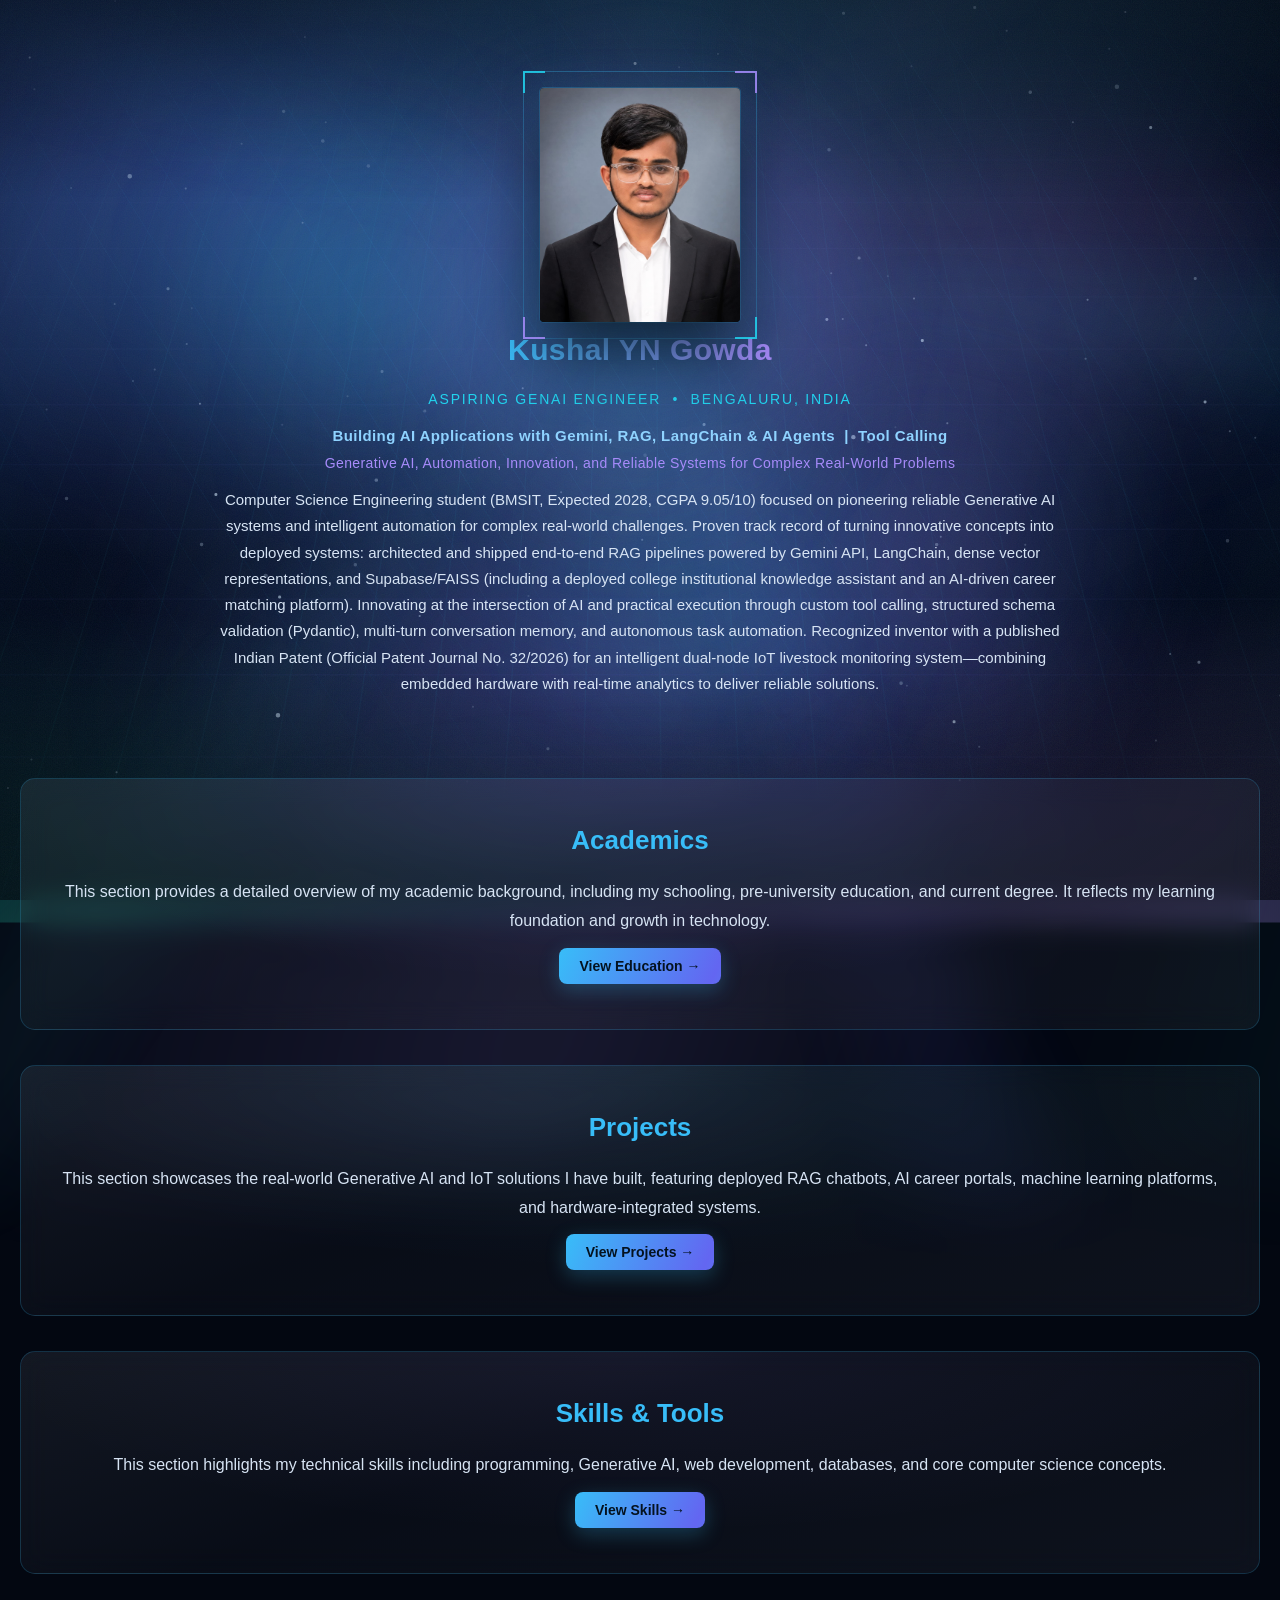
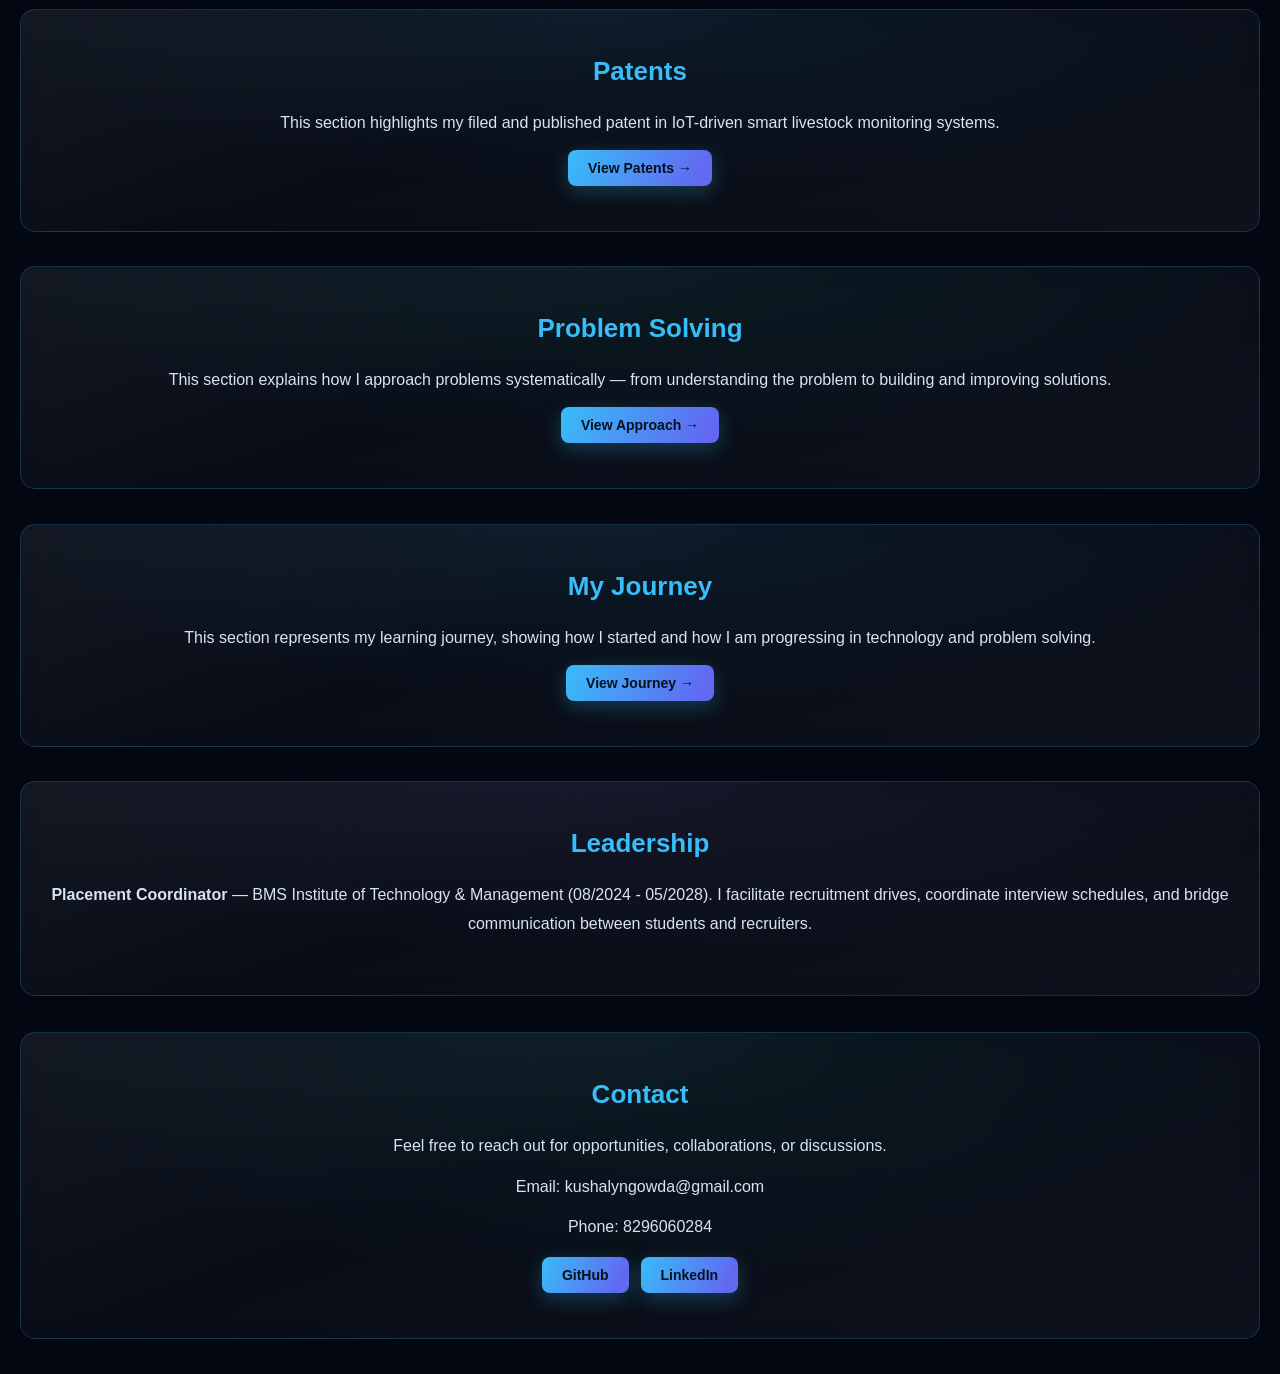
<file: index.html>
<!DOCTYPE html>
<html lang="en">
<head>
    <meta charset="UTF-8">
    <meta name="viewport" content="width=device-width, initial-scale=1.0">
    <title>Portfolio</title>

    <!-- CSS -->
    <link rel="stylesheet" href="style.css">

    <!-- Ambient background / motion system (visual only) -->
    <script src="ambient.js"></script>
</head>

<body>

<!-- 🔥 BACKGROUND -->
<div class="bg"></div>



<section class="profile">

    <div class="profile-card">

        <img src="Kushal.jpeg" alt="Profile Photo">

        <h1>Kushal YN Gowda</h1>

        <p class="info">Aspiring GenAI Engineer &nbsp;&bull;&nbsp; Bengaluru, India</p>

        <p class="profile-headline">
            Building AI Applications with Gemini, RAG, LangChain &amp; AI Agents &nbsp;|&nbsp; Tool Calling<br>
            <span>Generative AI, Automation, Innovation, and Reliable Systems for Complex Real-World Problems</span>
        </p>

        <p class="summary">
            Computer Science Engineering student (BMSIT, Expected 2028, CGPA 9.05/10) focused on pioneering reliable Generative AI systems and intelligent automation for complex real-world challenges. Proven track record of turning innovative concepts into deployed systems: architected and shipped end-to-end RAG pipelines powered by Gemini API, LangChain, dense vector representations, and Supabase/FAISS (including a deployed college institutional knowledge assistant and an AI-driven career matching platform). Innovating at the intersection of AI and practical execution through custom tool calling, structured schema validation (Pydantic), multi-turn conversation memory, and autonomous task automation. Recognized inventor with a published Indian Patent (Official Patent Journal No. 32/2026) for an intelligent dual-node IoT livestock monitoring system—combining embedded hardware with real-time analytics to deliver reliable solutions.
        </p>

    </div>

</section>

<!-- 🔥 STUDIES -->
<section class="big-card">
    <h2>Academics</h2>

    <p>
        This section provides a detailed overview of my academic background,
        including my schooling, pre-university education, and current degree.
        It reflects my learning foundation and growth in technology.
    </p>

    <a href="academics.html" class="btn">View Education →</a>
</section>

<!-- 🔥 PROJECTS -->
<section class="big-card">
    <h2>Projects</h2>

    <p>
        This section showcases the real-world Generative AI and IoT solutions I have built,
        featuring deployed RAG chatbots, AI career portals, machine learning platforms, and hardware-integrated systems.
    </p>

    <a href="projects.html"  class="btn">View Projects →</a>
</section>

<!-- 🔥 SKILLS -->                                              
<section class="big-card">
    <h2>Skills & Tools</h2>

    <p>
        This section highlights my technical skills including programming,
        Generative AI, web development, databases, and core computer science concepts.
    </p>

    <a href="skills.html"  class="btn">View Skills →</a>
</section>

<!-- 🔥 PATENTS -->
<section class="big-card">
    <h2>Patents</h2>

    <p>
        This section highlights my filed and published patent in IoT-driven smart livestock monitoring systems.
    </p>

    <a href="patents.html" class="btn">View Patents →</a>
</section>

<!-- 🔥 PROBLEM SOLVING -->
<section class="big-card">
    <h2>Problem Solving</h2>

    <p>
        This section explains how I approach problems systematically —
        from understanding the problem to building and improving solutions.
    </p>

    <a href="approach.html"  class="btn">View Approach →</a>
</section>

<!-- 🔥 JOURNEY -->
<section class="big-card">
    <h2>My Journey</h2>

    <p>
        This section represents my learning journey, showing how I started
        and how I am progressing in technology and problem solving.
    </p>

    <a href="journey.html"  class="btn">View Journey →</a>
</section>

<!-- 🔥 LEADERSHIP -->
<section class="big-card">
    <h2>Leadership</h2>

    <p>
        <strong>Placement Coordinator</strong> — BMS Institute of Technology & Management (08/2024 - 05/2028).
        I facilitate recruitment drives, coordinate interview schedules, and bridge communication
        between students and recruiters.
    </p>
</section>

<!-- 🔥 CONTACT -->
<section class="big-card">
    <h2>Contact</h2>

    <p>
        Feel free to reach out for opportunities, collaborations, or discussions.
    </p>

    <p>Email: kushalyngowda@gmail.com</p>
    <p>Phone: 8296060284</p>
    <div style="margin-top: 15px; display: flex; justify-content: center; gap: 12px; flex-wrap: wrap;">
        <a href="https://github.com/KUSHAL826" target="_blank" rel="noopener noreferrer" class="btn">GitHub</a>
        <a href="https://www.linkedin.com/in/kushal-yn-gowda-938608357" target="_blank" rel="noopener noreferrer" class="btn">LinkedIn</a>
    </div>
</section>

</body>
</html>
</file>
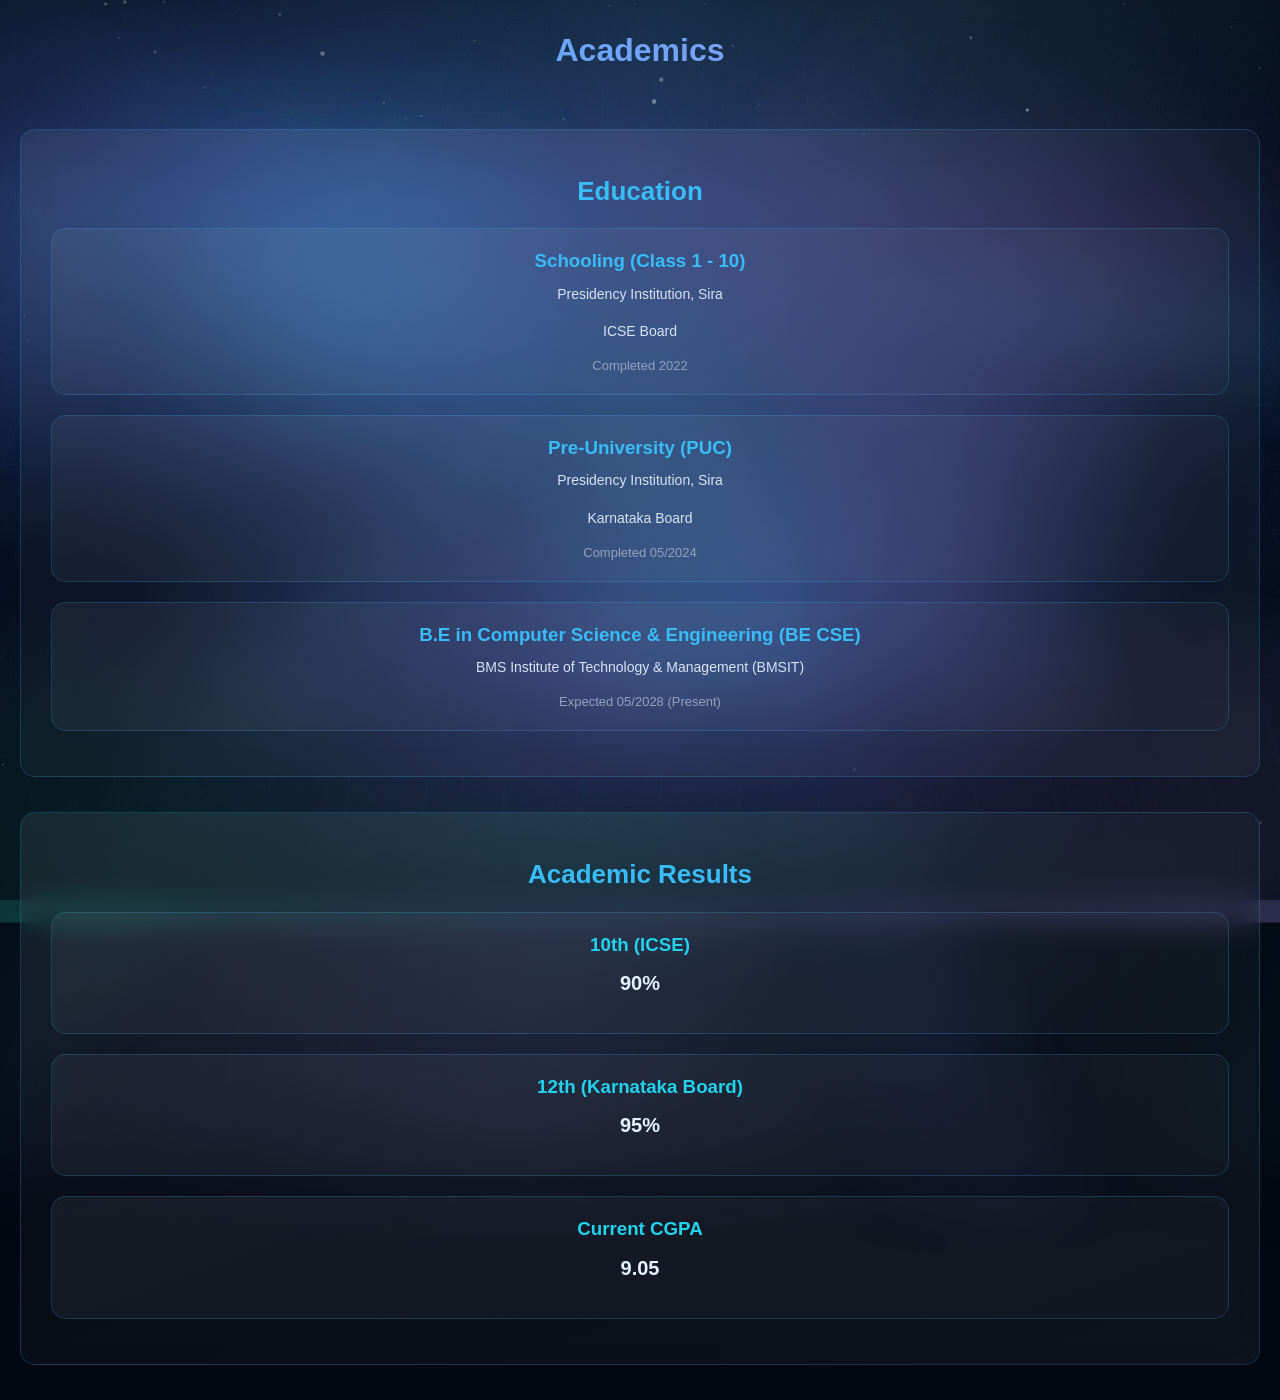
<file: academics.html>
<!DOCTYPE html>
<html lang="en">
<head>
    <meta charset="UTF-8">
    <meta name="viewport" content="width=device-width, initial-scale=1.0">
    <title>Academics</title>

    <link rel="stylesheet" href="style.css">

    <!-- Ambient background / motion system (visual only) -->
    <script src="ambient.js"></script>
</head>

<body>

<!-- 🔥 BACKGROUND -->
<div class="bg"></div>

<!-- 🔥 PAGE TITLE -->
<section class="page-title">
    <h1>Academics</h1>
</section>

<!-- 🎓 EDUCATION -->
<section class="big-card">

    <h2>Education</h2>

    <div class="edu-box">
        <h3>Schooling (Class 1 - 10)</h3>
        <p>Presidency Institution, Sira</p>
        <p>ICSE Board</p>
        <span>Completed 2022</span>
    </div>

    <div class="edu-box">
        <h3>Pre-University (PUC)</h3>
        <p>Presidency Institution, Sira</p>
        <p>Karnataka Board</p>
        <span>Completed 05/2024</span>
    </div>

    <div class="edu-box">
        <h3>B.E in Computer Science & Engineering (BE CSE)</h3>
        <p>BMS Institute of Technology & Management (BMSIT)</p>
        <span>Expected 05/2028 (Present)</span>
    </div>

</section>

<!-- 📊 RESULTS -->
<section class="big-card">

    <h2>Academic Results</h2>

    <div class="result-box">
        <h3>10th (ICSE)</h3>
        <p>90%</p>
    </div>

    <div class="result-box">
        <h3>12th (Karnataka Board)</h3>
        <p>95%</p>
    </div>

    <div class="result-box">
        <h3>Current CGPA</h3>
        <p>9.05</p>
    </div>

</section>

</body>
</html>
</file>
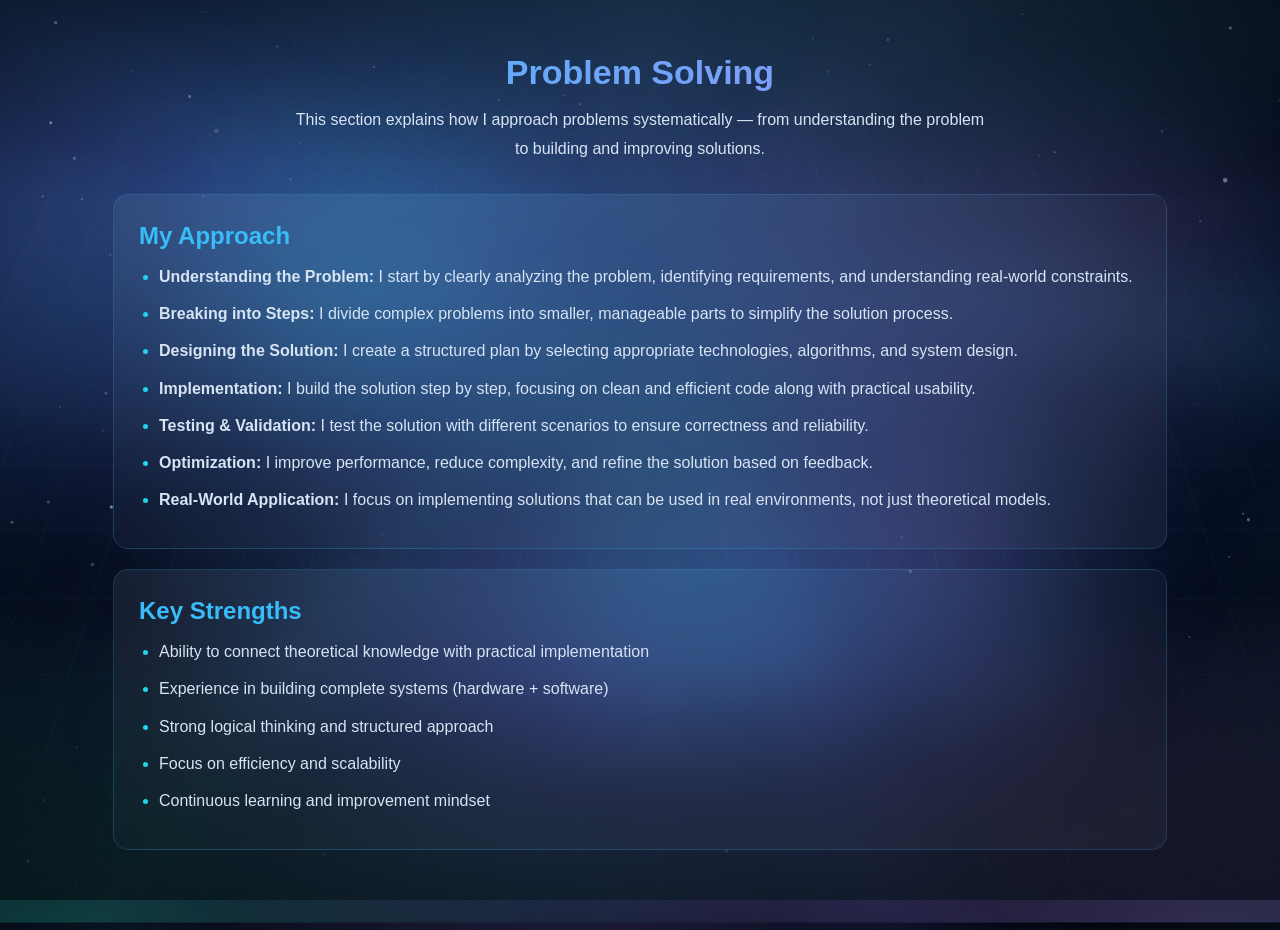
<file: approach.html>
<!DOCTYPE html>
<html>
<head>
    <meta charset="UTF-8">
    <title>Problem Solving</title>
    <link rel="stylesheet" href="style.css">
    <meta name="viewport" content="width=device-width, initial-scale=1.0">

    <!-- Ambient background / motion system (visual only) -->
    <script src="ambient.js"></script>
</head>

<body>

<section class="problem-section">

    <h1>Problem Solving</h1>

    <p class="subtitle">
        This section explains how I approach problems systematically — from understanding the problem to building and improving solutions.
    </p>

    <!-- Main Box -->
    <div class="problem-box">

        <h2>My Approach</h2>

        <ul>
            <li><strong>Understanding the Problem:</strong> I start by clearly analyzing the problem, identifying requirements, and understanding real-world constraints.</li>

            <li><strong>Breaking into Steps:</strong> I divide complex problems into smaller, manageable parts to simplify the solution process.</li>

            <li><strong>Designing the Solution:</strong> I create a structured plan by selecting appropriate technologies, algorithms, and system design.</li>

            <li><strong>Implementation:</strong> I build the solution step by step, focusing on clean and efficient code along with practical usability.</li>

            <li><strong>Testing & Validation:</strong> I test the solution with different scenarios to ensure correctness and reliability.</li>

            <li><strong>Optimization:</strong> I improve performance, reduce complexity, and refine the solution based on feedback.</li>

            <li><strong>Real-World Application:</strong> I focus on implementing solutions that can be used in real environments, not just theoretical models.</li>
        </ul>

    </div>

    <!-- Extra Box -->
    <div class="problem-box">

        <h2>Key Strengths</h2>

        <ul>
            <li>Ability to connect theoretical knowledge with practical implementation</li>
            <li>Experience in building complete systems (hardware + software)</li>
            <li>Strong logical thinking and structured approach</li>
            <li>Focus on efficiency and scalability</li>
            <li>Continuous learning and improvement mindset</li>
        </ul>

    </div>

</section>

</body>
</html>
</file>
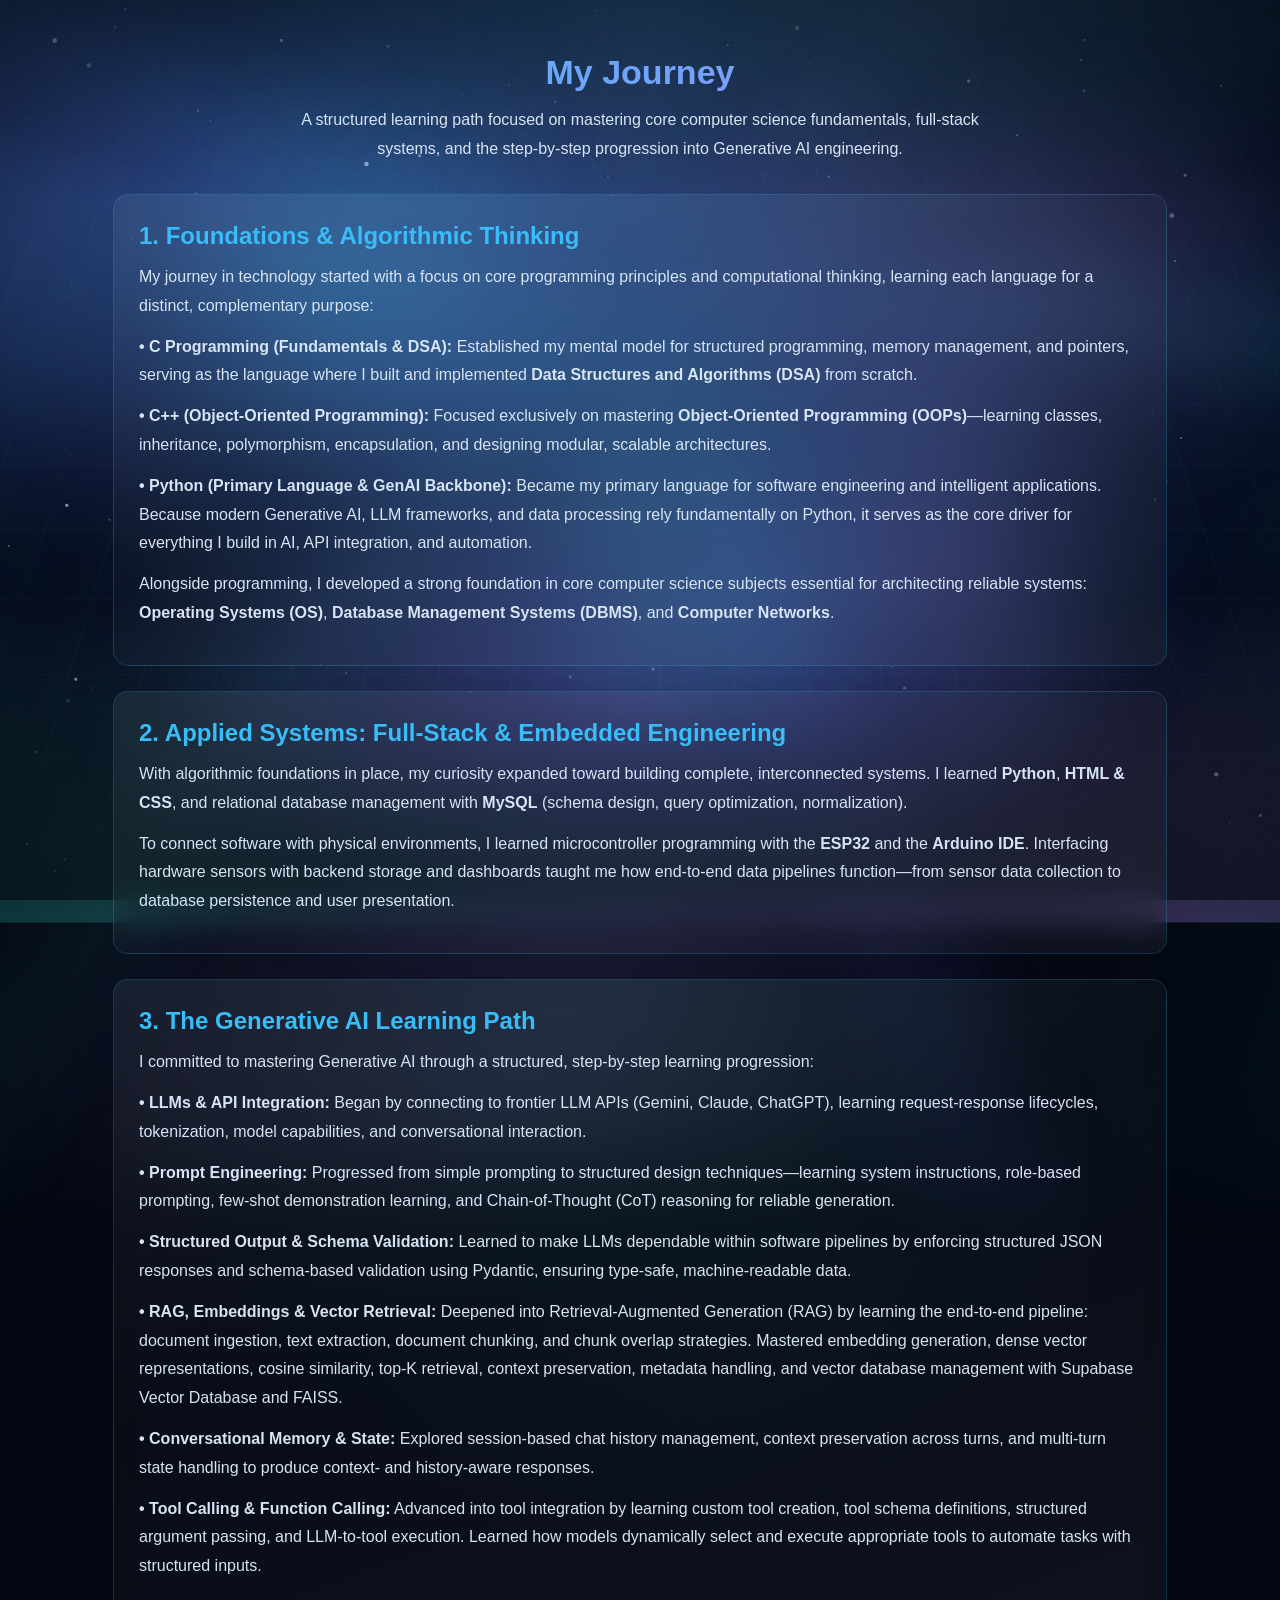
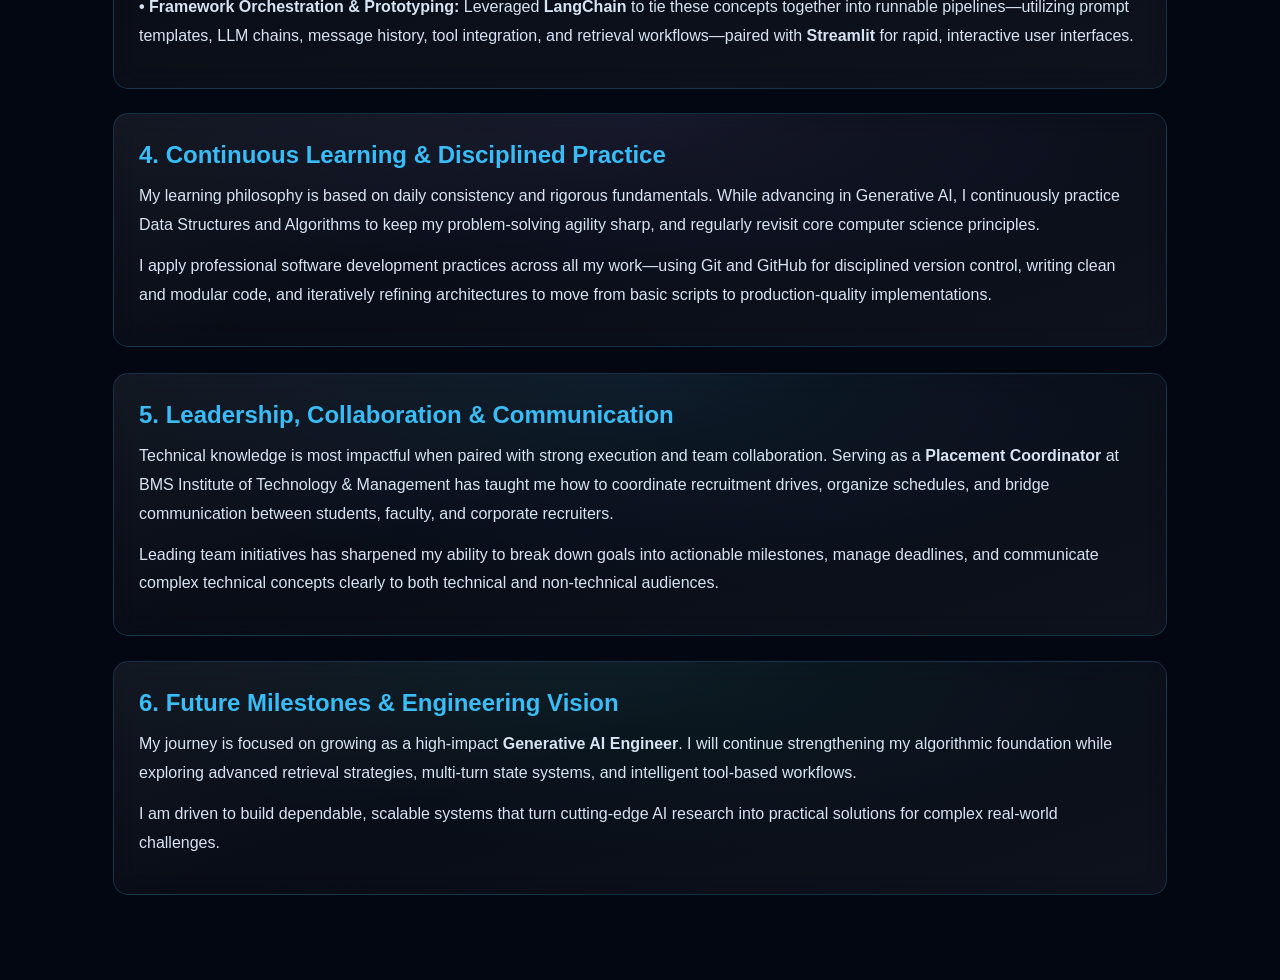
<file: journey.html>
<!DOCTYPE html>
<html>
<head>
    <meta charset="UTF-8">
    <title>My Journey</title>
    <link rel="stylesheet" href="style.css">
    <meta name="viewport" content="width=device-width, initial-scale=1.0">

    <!-- Ambient background / motion system (visual only) -->
    <script src="ambient.js"></script>
</head>

<body>

<section class="journey-section">

    <h1>My Journey</h1>

    <p class="subtitle">
        A structured learning path focused on mastering core computer science fundamentals, full-stack systems, and the step-by-step progression into Generative AI engineering.
    </p>

    <!-- STAGE 1: FOUNDATION -->
    <div class="journey-box">
        <h2>1. Foundations &amp; Algorithmic Thinking</h2>
        <p>
            My journey in technology started with a focus on core programming principles and computational thinking, learning each language for a distinct, complementary purpose:
        </p>

        <p>
            <strong>• C Programming (Fundamentals &amp; DSA):</strong> Established my mental model for structured programming, memory management, and pointers, serving as the language where I built and implemented <strong>Data Structures and Algorithms (DSA)</strong> from scratch.
        </p>

        <p>
            <strong>• C++ (Object-Oriented Programming):</strong> Focused exclusively on mastering <strong>Object-Oriented Programming (OOPs)</strong>—learning classes, inheritance, polymorphism, encapsulation, and designing modular, scalable architectures.
        </p>

        <p>
            <strong>• Python (Primary Language &amp; GenAI Backbone):</strong> Became my primary language for software engineering and intelligent applications. Because modern Generative AI, LLM frameworks, and data processing rely fundamentally on Python, it serves as the core driver for everything I build in AI, API integration, and automation.
        </p>

        <p>
            Alongside programming, I developed a strong foundation in core computer science subjects essential for architecting reliable systems: <strong>Operating Systems (OS)</strong>, <strong>Database Management Systems (DBMS)</strong>, and <strong>Computer Networks</strong>.
        </p>
    </div>

    <!-- STAGE 2: FULL-STACK & HARDWARE -->
    <div class="journey-box">
        <h2>2. Applied Systems: Full-Stack &amp; Embedded Engineering</h2>
        <p>
            With algorithmic foundations in place, my curiosity expanded toward building complete, interconnected systems. I learned <strong>Python</strong>, <strong>HTML &amp; CSS</strong>, and relational database management with <strong>MySQL</strong> (schema design, query optimization, normalization).
        </p>
        <p>
            To connect software with physical environments, I learned microcontroller programming with the <strong>ESP32</strong> and the <strong>Arduino IDE</strong>. Interfacing hardware sensors with backend storage and dashboards taught me how end-to-end data pipelines function—from sensor data collection to database persistence and user presentation.
        </p>
    </div>

    <!-- STAGE 3: THE GENAI LEARNING PATH -->
    <div class="journey-box">
        <h2>3. The Generative AI Learning Path</h2>
        <p>
            I committed to mastering Generative AI through a structured, step-by-step learning progression:
        </p>

        <p>
            <strong>• LLMs &amp; API Integration:</strong> Began by connecting to frontier LLM APIs (Gemini, Claude, ChatGPT), learning request-response lifecycles, tokenization, model capabilities, and conversational interaction.
        </p>

        <p>
            <strong>• Prompt Engineering:</strong> Progressed from simple prompting to structured design techniques—learning system instructions, role-based prompting, few-shot demonstration learning, and Chain-of-Thought (CoT) reasoning for reliable generation.
        </p>

        <p>
            <strong>• Structured Output &amp; Schema Validation:</strong> Learned to make LLMs dependable within software pipelines by enforcing structured JSON responses and schema-based validation using Pydantic, ensuring type-safe, machine-readable data.
        </p>

        <p>
            <strong>• RAG, Embeddings &amp; Vector Retrieval:</strong> Deepened into Retrieval-Augmented Generation (RAG) by learning the end-to-end pipeline: document ingestion, text extraction, document chunking, and chunk overlap strategies. Mastered embedding generation, dense vector representations, cosine similarity, top-K retrieval, context preservation, metadata handling, and vector database management with Supabase Vector Database and FAISS.
        </p>

        <p>
            <strong>• Conversational Memory &amp; State:</strong> Explored session-based chat history management, context preservation across turns, and multi-turn state handling to produce context- and history-aware responses.
        </p>

        <p>
            <strong>• Tool Calling &amp; Function Calling:</strong> Advanced into tool integration by learning custom tool creation, tool schema definitions, structured argument passing, and LLM-to-tool execution. Learned how models dynamically select and execute appropriate tools to automate tasks with structured inputs.
        </p>

        <p>
            <strong>• Framework Orchestration &amp; Prototyping:</strong> Leveraged <strong>LangChain</strong> to tie these concepts together into runnable pipelines—utilizing prompt templates, LLM chains, message history, tool integration, and retrieval workflows—paired with <strong>Streamlit</strong> for rapid, interactive user interfaces.
        </p>
    </div>

    <!-- STAGE 4: CONTINUOUS LEARNING -->
    <div class="journey-box">
        <h2>4. Continuous Learning &amp; Disciplined Practice</h2>
        <p>
            My learning philosophy is based on daily consistency and rigorous fundamentals. While advancing in Generative AI, I continuously practice Data Structures and Algorithms to keep my problem-solving agility sharp, and regularly revisit core computer science principles.
        </p>
        <p>
            I apply professional software development practices across all my work—using Git and GitHub for disciplined version control, writing clean and modular code, and iteratively refining architectures to move from basic scripts to production-quality implementations.
        </p>
    </div>

    <!-- STAGE 5: LEADERSHIP -->
    <div class="journey-box">
        <h2>5. Leadership, Collaboration &amp; Communication</h2>
        <p>
            Technical knowledge is most impactful when paired with strong execution and team collaboration. Serving as a <strong>Placement Coordinator</strong> at BMS Institute of Technology &amp; Management has taught me how to coordinate recruitment drives, organize schedules, and bridge communication between students, faculty, and corporate recruiters.
        </p>
        <p>
            Leading team initiatives has sharpened my ability to break down goals into actionable milestones, manage deadlines, and communicate complex technical concepts clearly to both technical and non-technical audiences.
        </p>
    </div>

    <!-- STAGE 6: FUTURE MILESTONES -->
    <div class="journey-box">
        <h2>6. Future Milestones &amp; Engineering Vision</h2>
        <p>
            My journey is focused on growing as a high-impact <strong>Generative AI Engineer</strong>. I will continue strengthening my algorithmic foundation while exploring advanced retrieval strategies, multi-turn state systems, and intelligent tool-based workflows.
        </p>
        <p>
            I am driven to build dependable, scalable systems that turn cutting-edge AI research into practical solutions for complex real-world challenges.
        </p>
    </div>

</section>

</body>
</html>
</file>
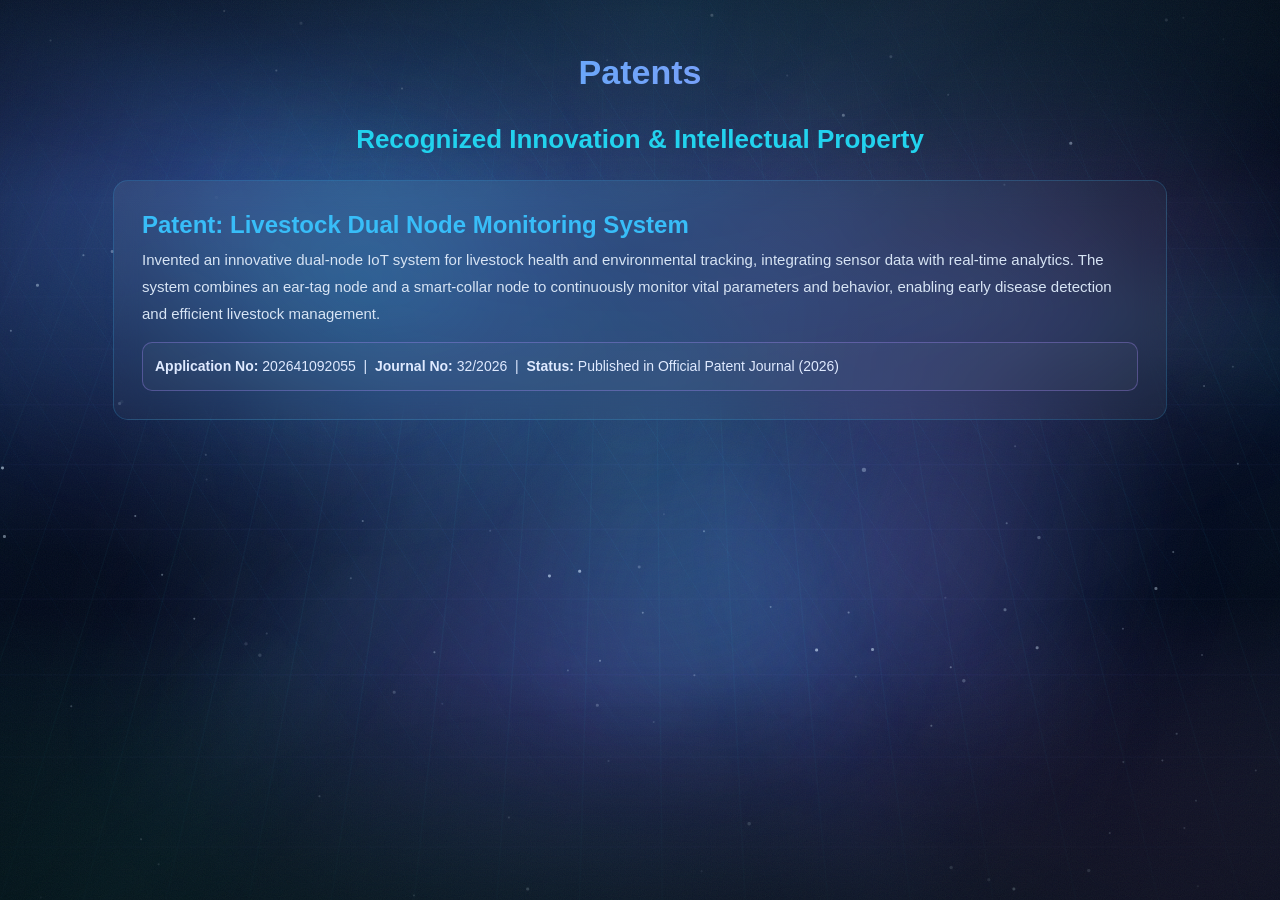
<file: patents.html>
<!DOCTYPE html>
<html lang="en">

<head>
    <meta charset="UTF-8">
    <meta name="viewport" content="width=device-width, initial-scale=1.0">
    <title>Patents | Kushal YN Gowda</title>
    <link rel="stylesheet" href="style.css">

    <!-- Ambient background / motion system (visual only) -->
    <script src="ambient.js"></script>
</head>

<body>

    <!-- 🔥 BACKGROUND -->
    <div class="bg"></div>

    <section class="projects">

        <h1>Patents</h1>
        <h4 class="section-title">Recognized Innovation &amp; Intellectual Property</h4>

        <!-- Patent -->
        <div class="project-card">
            <h2>Patent: Livestock Dual Node Monitoring System</h2>

            <p>
                Invented an innovative dual-node IoT system for livestock health and environmental tracking,
                integrating sensor data with real-time analytics. The system combines an ear-tag node and a
                smart-collar node to continuously monitor vital parameters and behavior, enabling early disease
                detection and efficient livestock management.
            </p>

            <div class="status-box">
                <strong>Application No:</strong> 202641092055 &nbsp;|&nbsp;
                <strong>Journal No:</strong> 32/2026 &nbsp;|&nbsp;
                <strong>Status:</strong> Published in Official Patent Journal (2026)
            </div>
        </div>

    </section>

</body>

</html>
</file>
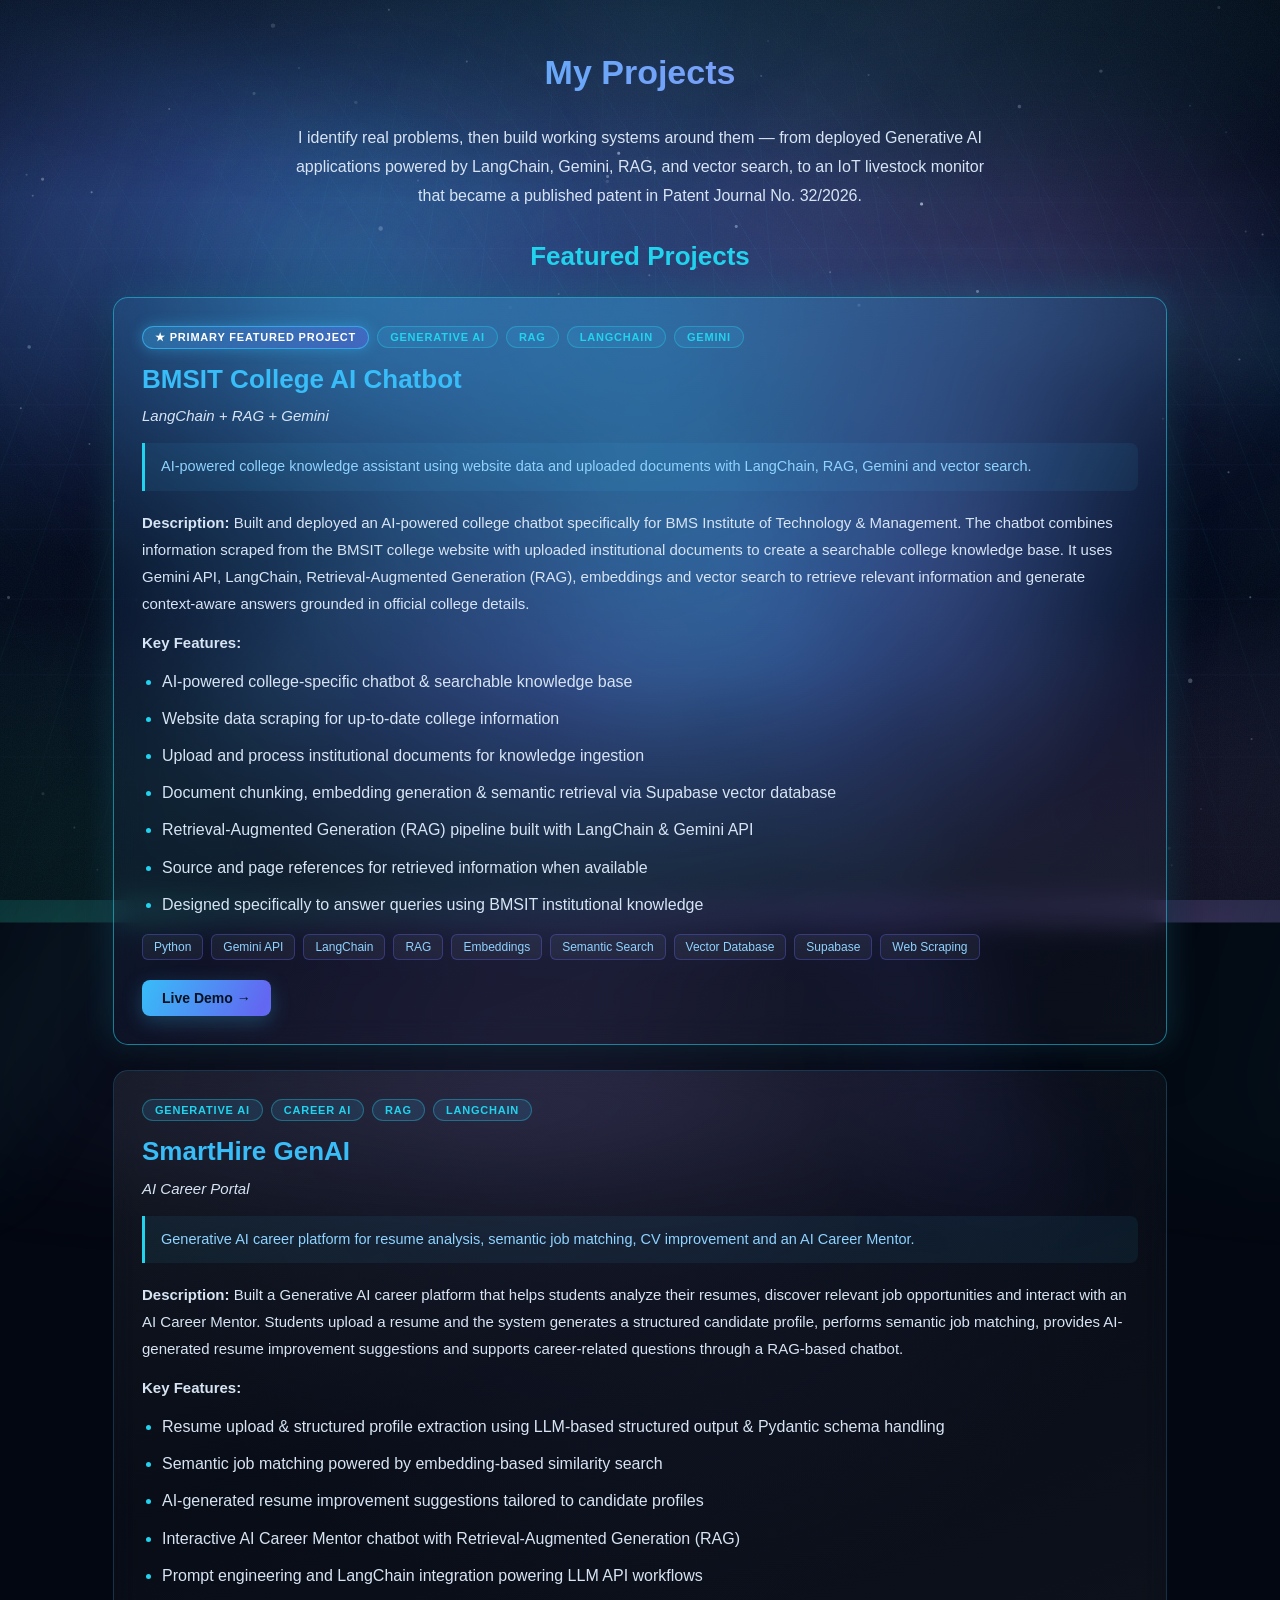
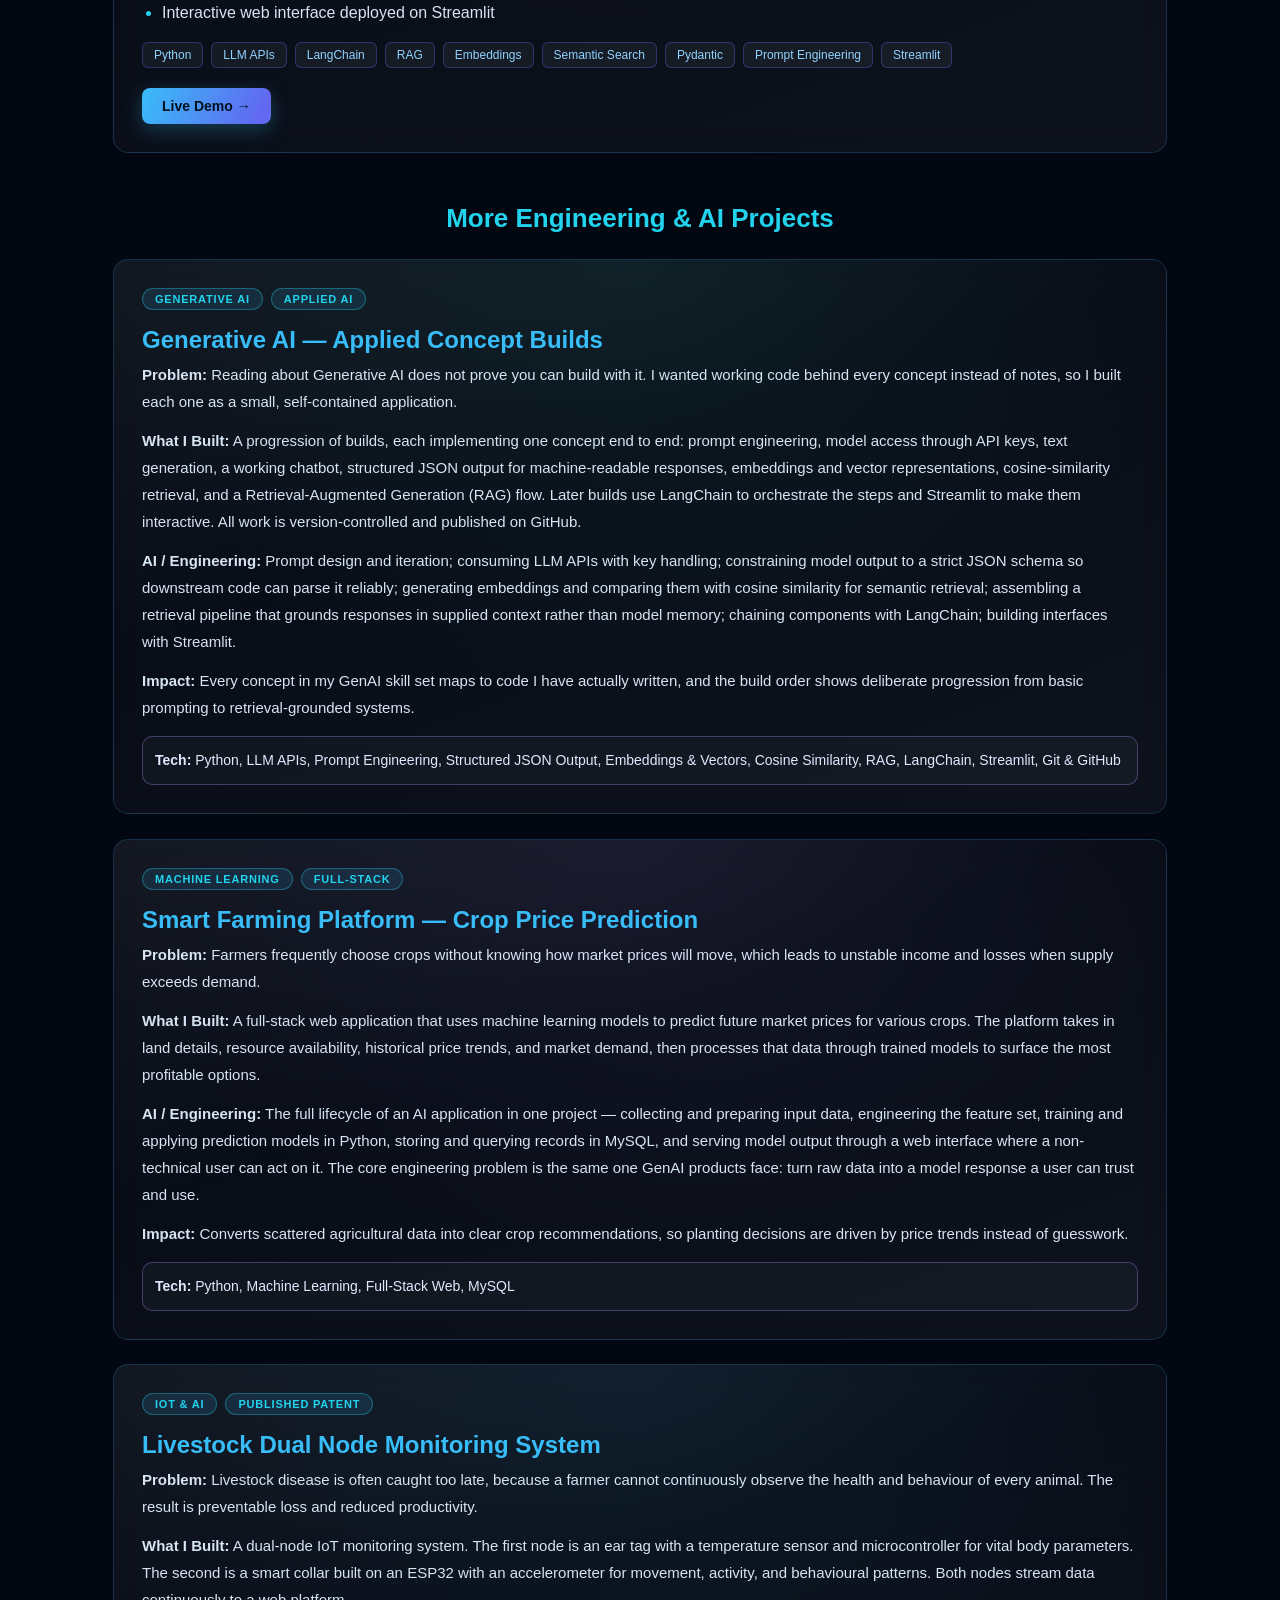
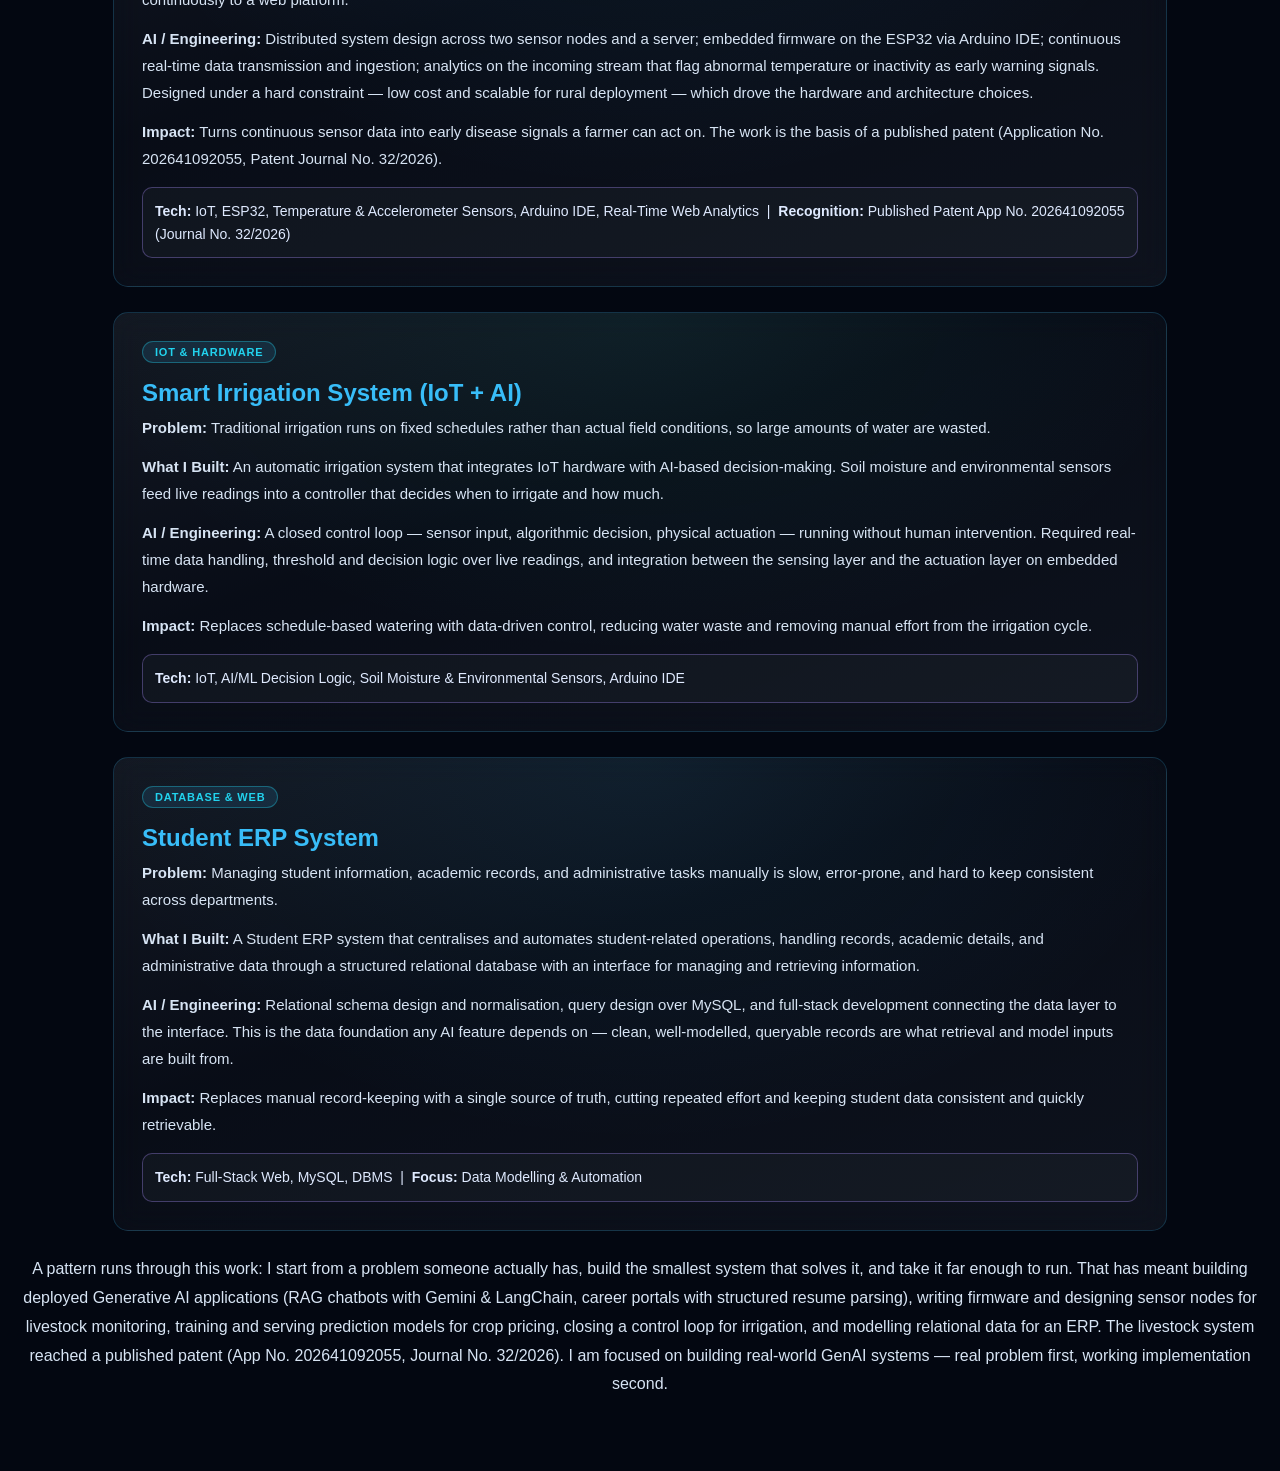
<file: projects.html>
<!DOCTYPE html>
<html lang="en">
<head>
    <meta charset="UTF-8">
    <title>Projects | Kushal YN Gowda</title>
    <meta name="viewport" content="width=device-width, initial-scale=1.0">
    <meta name="description" content="Generative AI, RAG, and IoT projects built by Kushal YN Gowda. Featuring deployed AI Chatbots, career platforms, and hardware-integrated smart systems.">
    <link rel="stylesheet" href="style.css">

    <!-- Ambient background / motion system (visual only) -->
    <script src="ambient.js"></script>
</head>

<body>

<!-- 🔥 BACKGROUND -->
<div class="bg"></div>

<section class="projects">

    <h1>My Projects</h1>

    <p class="subtitle">
        I identify real problems, then build working systems around them — from deployed Generative AI applications powered by LangChain, Gemini, RAG, and vector search, to an IoT livestock monitor that became a published patent in Patent Journal No. 32/2026.
    </p>

    <h4 class="section-title">Featured Projects</h4>

    <!-- PROJECT 1 — MAIN FEATURED PROJECT: BMSIT College AI Chatbot -->
    <div class="project-card featured-primary" id="bmsit-chatbot">
        <div class="project-badge-container">
            <span class="project-badge featured-primary-badge">★ Primary Featured Project</span>
            <span class="project-badge">Generative AI</span>
            <span class="project-badge">RAG</span>
            <span class="project-badge">LangChain</span>
            <span class="project-badge">Gemini</span>
        </div>

        <div class="project-card-header">
            <h2 class="project-title">BMSIT College AI Chatbot</h2>
            <p class="project-tagline">LangChain + RAG + Gemini</p>
        </div>

        <div class="short-card-desc">
            AI-powered college knowledge assistant using website data and uploaded documents with LangChain, RAG, Gemini and vector search.
        </div>

        <p>
            <strong>Description:</strong> Built and deployed an AI-powered college chatbot specifically for BMS Institute of Technology &amp; Management. The chatbot combines information scraped from the BMSIT college website with uploaded institutional documents to create a searchable college knowledge base. It uses Gemini API, LangChain, Retrieval-Augmented Generation (RAG), embeddings and vector search to retrieve relevant information and generate context-aware answers grounded in official college details.
        </p>

        <p><strong>Key Features:</strong></p>
        <ul>
            <li>AI-powered college-specific chatbot &amp; searchable knowledge base</li>
            <li>Website data scraping for up-to-date college information</li>
            <li>Upload and process institutional documents for knowledge ingestion</li>
            <li>Document chunking, embedding generation &amp; semantic retrieval via Supabase vector database</li>
            <li>Retrieval-Augmented Generation (RAG) pipeline built with LangChain &amp; Gemini API</li>
            <li>Source and page references for retrieved information when available</li>
            <li>Designed specifically to answer queries using BMSIT institutional knowledge</li>
        </ul>

        <div class="tech-tags">
            <span class="tech-tag">Python</span>
            <span class="tech-tag">Gemini API</span>
            <span class="tech-tag">LangChain</span>
            <span class="tech-tag">RAG</span>
            <span class="tech-tag">Embeddings</span>
            <span class="tech-tag">Semantic Search</span>
            <span class="tech-tag">Vector Database</span>
            <span class="tech-tag">Supabase</span>
            <span class="tech-tag">Web Scraping</span>
        </div>

        <div class="card-actions">
            <a href="https://bmsit-chatbot.onrender.com/chatbot" target="_blank" rel="noopener noreferrer" class="btn">Live Demo →</a>
        </div>
    </div>

    <!-- PROJECT 2: SmartHire GenAI -->
    <div class="project-card" id="smarthire-genai">
        <div class="project-badge-container">
            <span class="project-badge">Generative AI</span>
            <span class="project-badge">Career AI</span>
            <span class="project-badge">RAG</span>
            <span class="project-badge">LangChain</span>
        </div>

        <div class="project-card-header">
            <h2 class="project-title">SmartHire GenAI</h2>
            <p class="project-tagline">AI Career Portal</p>
        </div>

        <div class="short-card-desc">
            Generative AI career platform for resume analysis, semantic job matching, CV improvement and an AI Career Mentor.
        </div>

        <p>
            <strong>Description:</strong> Built a Generative AI career platform that helps students analyze their resumes, discover relevant job opportunities and interact with an AI Career Mentor. Students upload a resume and the system generates a structured candidate profile, performs semantic job matching, provides AI-generated resume improvement suggestions and supports career-related questions through a RAG-based chatbot.
        </p>

        <p><strong>Key Features:</strong></p>
        <ul>
            <li>Resume upload &amp; structured profile extraction using LLM-based structured output &amp; Pydantic schema handling</li>
            <li>Semantic job matching powered by embedding-based similarity search</li>
            <li>AI-generated resume improvement suggestions tailored to candidate profiles</li>
            <li>Interactive AI Career Mentor chatbot with Retrieval-Augmented Generation (RAG)</li>
            <li>Prompt engineering and LangChain integration powering LLM API workflows</li>
            <li>Interactive web interface deployed on Streamlit</li>
        </ul>

        <div class="tech-tags">
            <span class="tech-tag">Python</span>
            <span class="tech-tag">LLM APIs</span>
            <span class="tech-tag">LangChain</span>
            <span class="tech-tag">RAG</span>
            <span class="tech-tag">Embeddings</span>
            <span class="tech-tag">Semantic Search</span>
            <span class="tech-tag">Pydantic</span>
            <span class="tech-tag">Prompt Engineering</span>
            <span class="tech-tag">Streamlit</span>
        </div>

        <div class="card-actions">
            <a href="https://smarthire136.streamlit.app/" target="_blank" rel="noopener noreferrer" class="btn">Live Demo →</a>
        </div>
    </div>

    <h4 class="section-title" style="margin-top: 50px;">More Engineering &amp; AI Projects</h4>

    <!-- Project 3: Generative AI Concept Builds -->
    <div class="project-card">
        <div class="project-badge-container">
            <span class="project-badge">Generative AI</span>
            <span class="project-badge">Applied AI</span>
        </div>
        <h2>Generative AI — Applied Concept Builds</h2>

        <p>
            <strong>Problem:</strong> Reading about Generative AI does not prove you can build with it. I wanted
            working code behind every concept instead of notes, so I built each one as a small, self-contained application.
        </p>
        <p>
            <strong>What I Built:</strong> A progression of builds, each implementing one concept end to end: prompt
            engineering, model access through API keys, text generation, a working chatbot, structured JSON output for
            machine-readable responses, embeddings and vector representations, cosine-similarity retrieval, and a
            Retrieval-Augmented Generation (RAG) flow. Later builds use LangChain to orchestrate the steps and Streamlit
            to make them interactive. All work is version-controlled and published on GitHub.
        </p>
        <p>
            <strong>AI / Engineering:</strong> Prompt design and iteration; consuming LLM APIs with key handling;
            constraining model output to a strict JSON schema so downstream code can parse it reliably; generating
            embeddings and comparing them with cosine similarity for semantic retrieval; assembling a retrieval pipeline
            that grounds responses in supplied context rather than model memory; chaining components with LangChain;
            building interfaces with Streamlit.
        </p>
        <p>
            <strong>Impact:</strong> Every concept in my GenAI skill set maps to code I have actually written, and the
            build order shows deliberate progression from basic prompting to retrieval-grounded systems.
        </p>

        <div class="status-box">
            <strong>Tech:</strong> Python, LLM APIs, Prompt Engineering, Structured JSON Output, Embeddings &amp; Vectors,
            Cosine Similarity, RAG, LangChain, Streamlit, Git &amp; GitHub
        </div>
    </div>

    <!-- Project 4: Smart Farming Platform -->
    <div class="project-card">
        <div class="project-badge-container">
            <span class="project-badge">Machine Learning</span>
            <span class="project-badge">Full-Stack</span>
        </div>
        <h2>Smart Farming Platform — Crop Price Prediction</h2>

        <p>
            <strong>Problem:</strong> Farmers frequently choose crops without knowing how market prices will move, which
            leads to unstable income and losses when supply exceeds demand.
        </p>
        <p>
            <strong>What I Built:</strong> A full-stack web application that uses machine learning models to predict
            future market prices for various crops. The platform takes in land details, resource availability, historical
            price trends, and market demand, then processes that data through trained models to surface the most
            profitable options.
        </p>
        <p>
            <strong>AI / Engineering:</strong> The full lifecycle of an AI application in one project — collecting and
            preparing input data, engineering the feature set, training and applying prediction models in Python, storing
            and querying records in MySQL, and serving model output through a web interface where a non-technical user can
            act on it. The core engineering problem is the same one GenAI products face: turn raw data into a model
            response a user can trust and use.
        </p>
        <p>
            <strong>Impact:</strong> Converts scattered agricultural data into clear crop recommendations, so planting
            decisions are driven by price trends instead of guesswork.
        </p>

        <div class="status-box">
            <strong>Tech:</strong> Python, Machine Learning, Full-Stack Web, MySQL
        </div>
    </div>

    <!-- Project 5: Livestock Dual Node Monitoring System -->
    <div class="project-card">
        <div class="project-badge-container">
            <span class="project-badge">IoT &amp; AI</span>
            <span class="project-badge">Published Patent</span>
        </div>
        <h2>Livestock Dual Node Monitoring System</h2>

        <p>
            <strong>Problem:</strong> Livestock disease is often caught too late, because a farmer cannot continuously
            observe the health and behaviour of every animal. The result is preventable loss and reduced productivity.
        </p>
        <p>
            <strong>What I Built:</strong> A dual-node IoT monitoring system. The first node is an ear tag with a
            temperature sensor and microcontroller for vital body parameters. The second is a smart collar built on an
            ESP32 with an accelerometer for movement, activity, and behavioural patterns. Both nodes stream data
            continuously to a web platform.
        </p>
        <p>
            <strong>AI / Engineering:</strong> Distributed system design across two sensor nodes and a server; embedded
            firmware on the ESP32 via Arduino IDE; continuous real-time data transmission and ingestion; analytics on the
            incoming stream that flag abnormal temperature or inactivity as early warning signals. Designed under a hard
            constraint — low cost and scalable for rural deployment — which drove the hardware and architecture choices.
        </p>
        <p>
            <strong>Impact:</strong> Turns continuous sensor data into early disease signals a farmer can act on. The
            work is the basis of a published patent (Application No. 202641092055, Patent Journal No. 32/2026).
        </p>

        <div class="status-box">
            <strong>Tech:</strong> IoT, ESP32, Temperature &amp; Accelerometer Sensors, Arduino IDE, Real-Time Web Analytics
            &nbsp;|&nbsp; <strong>Recognition:</strong> Published Patent App No. 202641092055 (Journal No. 32/2026)
        </div>
    </div>

    <!-- Project 6: Smart Irrigation System -->
    <div class="project-card">
        <div class="project-badge-container">
            <span class="project-badge">IoT &amp; Hardware</span>
        </div>
        <h2>Smart Irrigation System (IoT + AI)</h2>

        <p>
            <strong>Problem:</strong> Traditional irrigation runs on fixed schedules rather than actual field conditions,
            so large amounts of water are wasted.
        </p>
        <p>
            <strong>What I Built:</strong> An automatic irrigation system that integrates IoT hardware with AI-based
            decision-making. Soil moisture and environmental sensors feed live readings into a controller that decides
            when to irrigate and how much.
        </p>
        <p>
            <strong>AI / Engineering:</strong> A closed control loop — sensor input, algorithmic decision, physical
            actuation — running without human intervention. Required real-time data handling, threshold and decision
            logic over live readings, and integration between the sensing layer and the actuation layer on embedded
            hardware.
        </p>
        <p>
            <strong>Impact:</strong> Replaces schedule-based watering with data-driven control, reducing water waste and
            removing manual effort from the irrigation cycle.
        </p>

        <div class="status-box">
            <strong>Tech:</strong> IoT, AI/ML Decision Logic, Soil Moisture &amp; Environmental Sensors, Arduino IDE
        </div>
    </div>

    <!-- Project 7: Student ERP System -->
    <div class="project-card">
        <div class="project-badge-container">
            <span class="project-badge">Database &amp; Web</span>
        </div>
        <h2>Student ERP System</h2>

        <p>
            <strong>Problem:</strong> Managing student information, academic records, and administrative tasks manually is
            slow, error-prone, and hard to keep consistent across departments.
        </p>
        <p>
            <strong>What I Built:</strong> A Student ERP system that centralises and automates student-related operations,
            handling records, academic details, and administrative data through a structured relational database with an
            interface for managing and retrieving information.
        </p>
        <p>
            <strong>AI / Engineering:</strong> Relational schema design and normalisation, query design over MySQL, and
            full-stack development connecting the data layer to the interface. This is the data foundation any AI feature
            depends on — clean, well-modelled, queryable records are what retrieval and model inputs are built from.
        </p>
        <p>
            <strong>Impact:</strong> Replaces manual record-keeping with a single source of truth, cutting repeated effort
            and keeping student data consistent and quickly retrievable.
        </p>

        <div class="status-box">
            <strong>Tech:</strong> Full-Stack Web, MySQL, DBMS &nbsp;|&nbsp;
            <strong>Focus:</strong> Data Modelling &amp; Automation
        </div>
    </div>

    <!-- Final Note -->
    <div class="project-note">
        <p>
            A pattern runs through this work: I start from a problem someone actually has, build the smallest system that
            solves it, and take it far enough to run. That has meant building deployed Generative AI applications (RAG chatbots with Gemini &amp; LangChain, career portals with structured resume parsing), writing firmware and designing sensor nodes for livestock monitoring, training and serving prediction models for crop pricing, closing a control loop for irrigation, and modelling relational data for an ERP. The livestock system reached a published patent (App No. 202641092055, Journal No. 32/2026). I am focused on building real-world GenAI systems — real problem first, working implementation second.
        </p>
    </div>

</section>

</body>
</html>
</file>
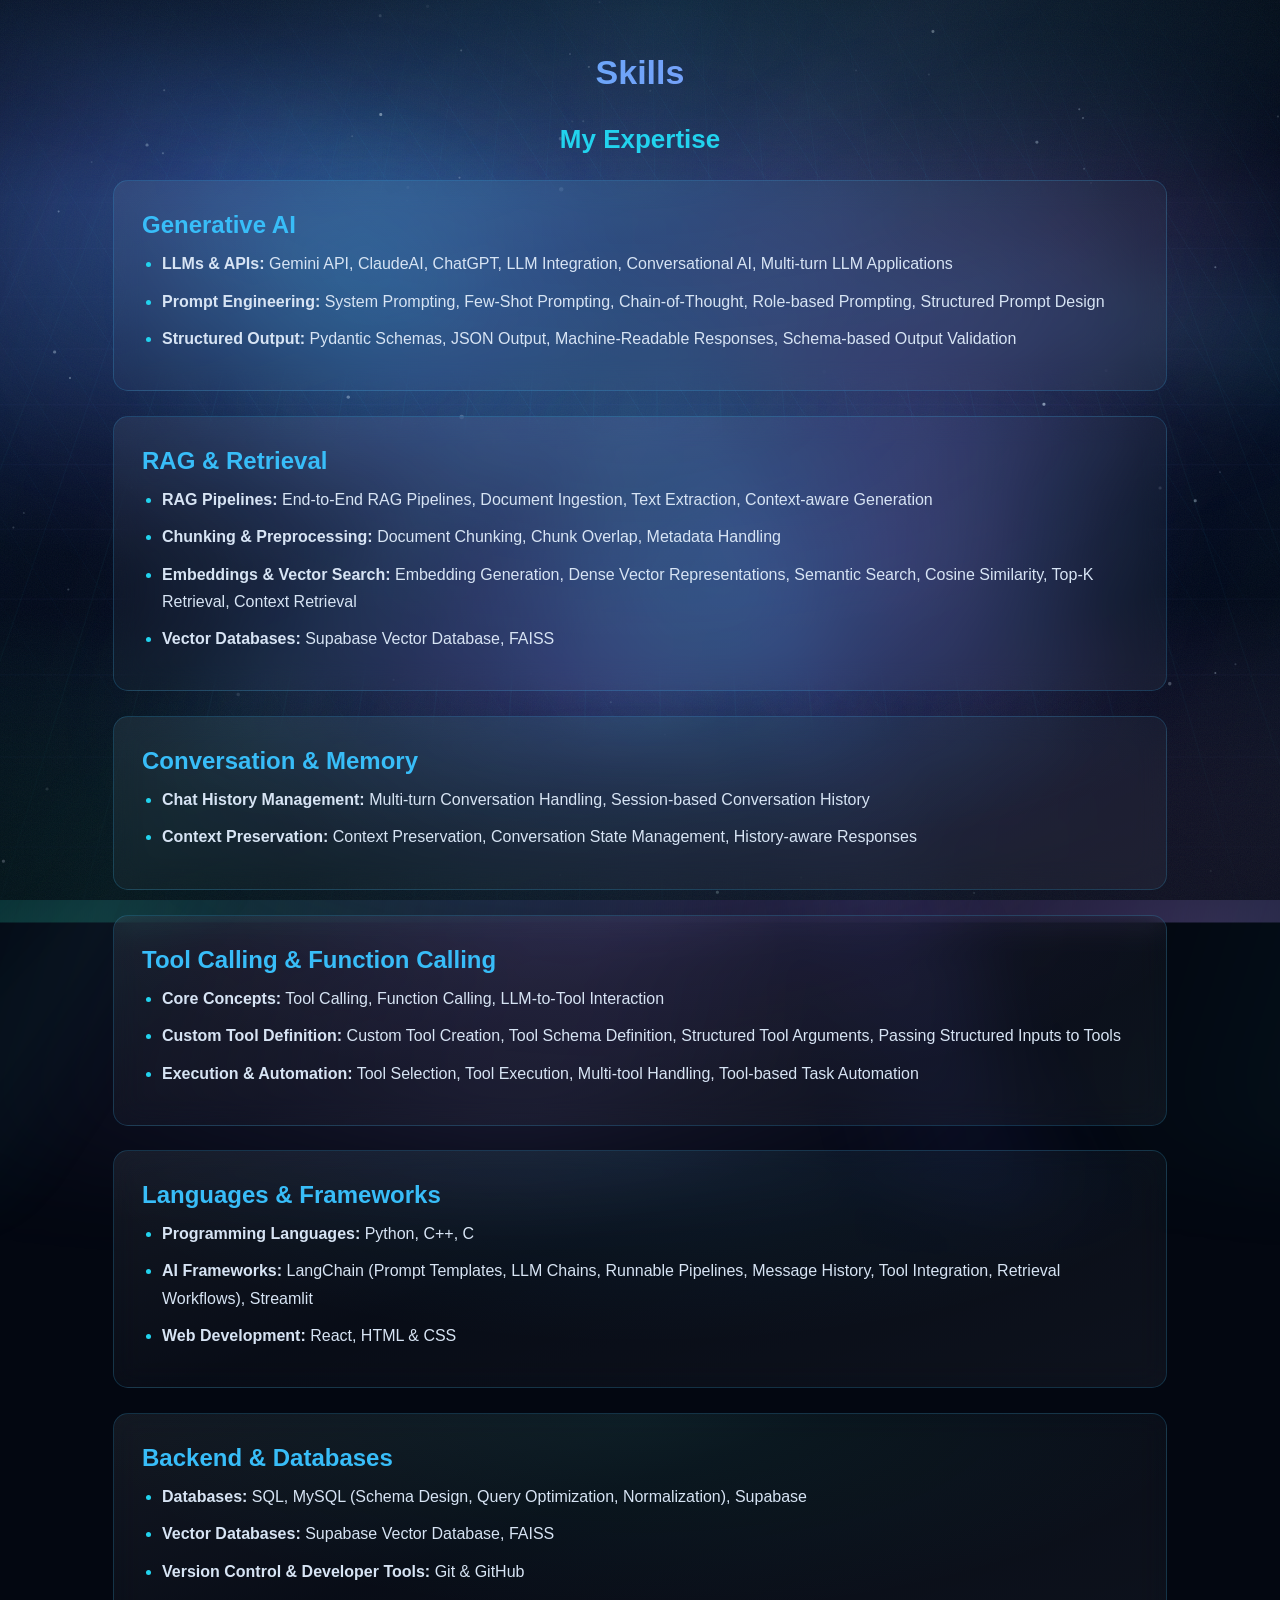
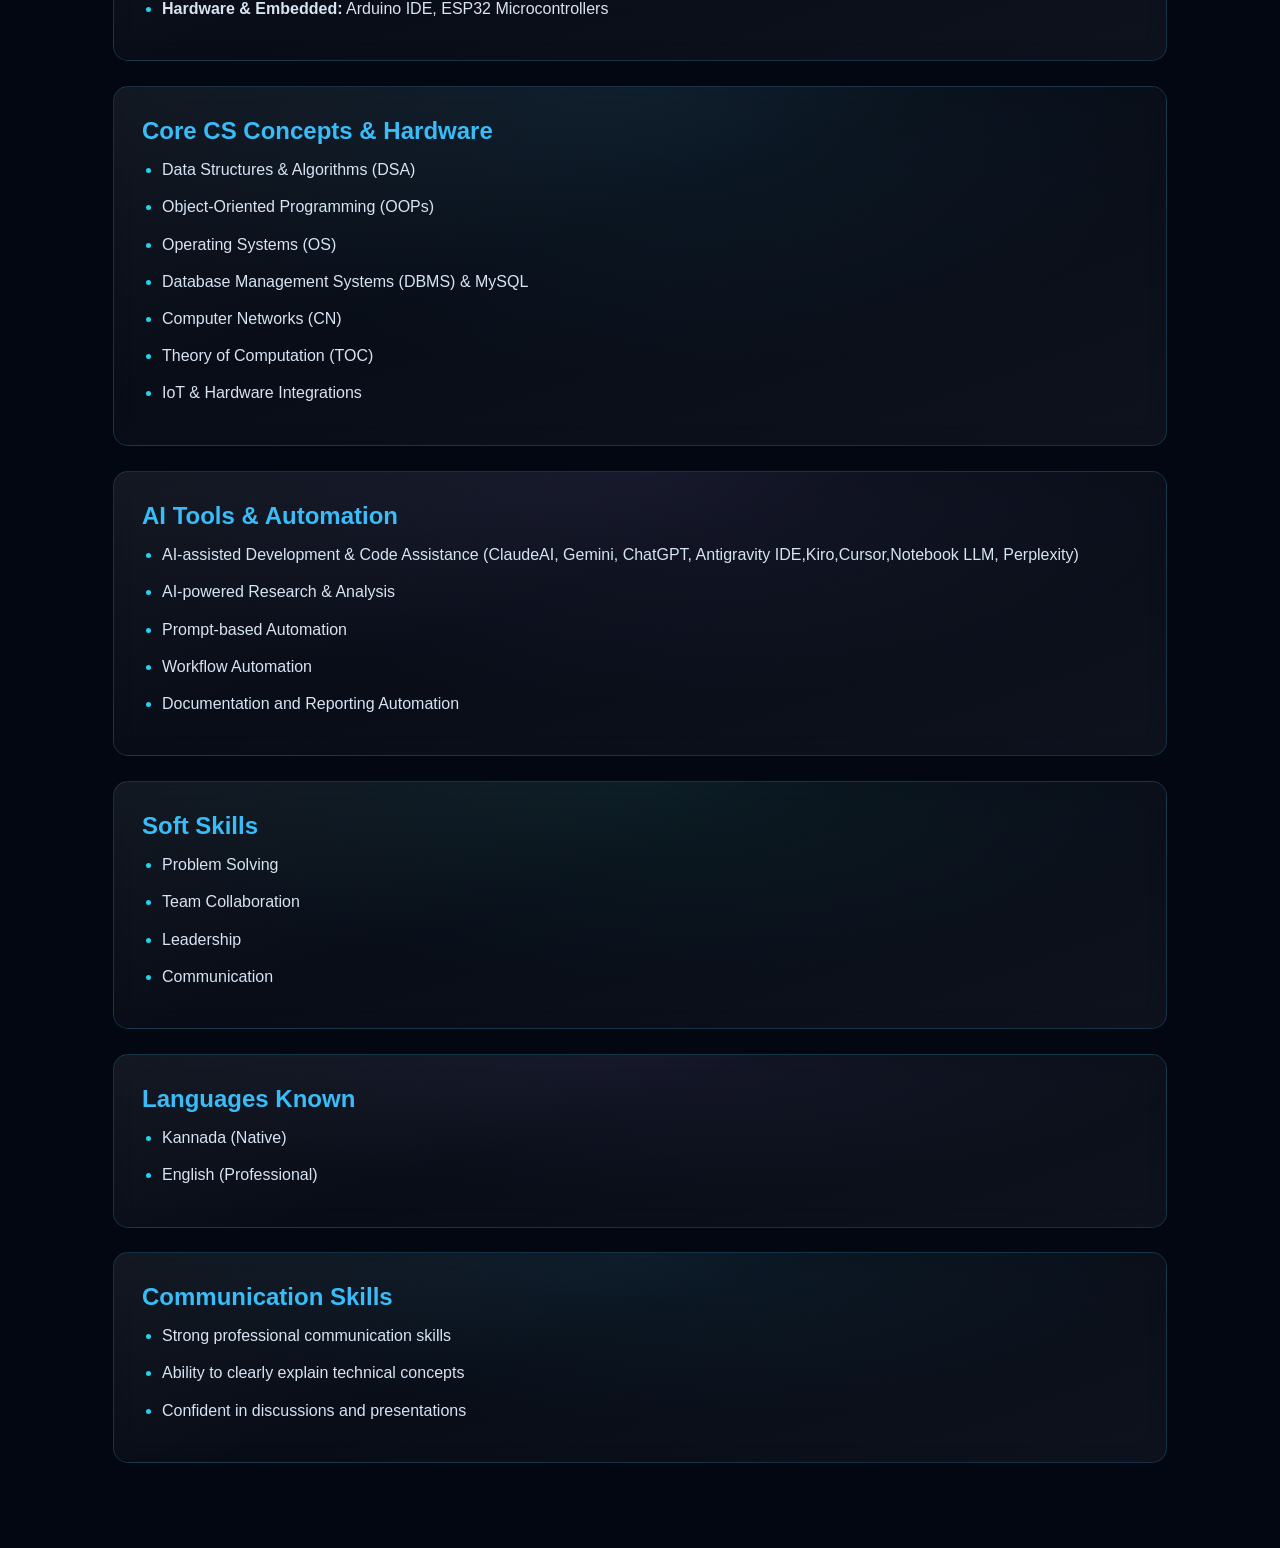
<file: skills.html>
<!DOCTYPE html>
<html>
<head>
    <meta charset="UTF-8">
    <title>Skills</title>
    <link rel="stylesheet" href="style.css">
    <meta name="viewport" content="width=device-width, initial-scale=1.0">

    <!-- Ambient background / motion system (visual only) -->
    <script src="ambient.js"></script>
</head>

<body>

<section class="projects">

    <h1>Skills</h1>
    <h4 class="section-title">My Expertise</h4>

    <!-- Generative AI -->
    <div class="project-card">
        <h2>Generative AI</h2>
        <ul>
            <li><strong>LLMs &amp; APIs:</strong> Gemini API, ClaudeAI, ChatGPT, LLM Integration, Conversational AI, Multi-turn LLM Applications</li>
            <li><strong>Prompt Engineering:</strong> System Prompting, Few-Shot Prompting, Chain-of-Thought, Role-based Prompting, Structured Prompt Design</li>
            <li><strong>Structured Output:</strong> Pydantic Schemas, JSON Output, Machine-Readable Responses, Schema-based Output Validation</li>
        </ul>
    </div>

    <!-- RAG & Retrieval -->
    <div class="project-card">
        <h2>RAG &amp; Retrieval</h2>
        <ul>
            <li><strong>RAG Pipelines:</strong> End-to-End RAG Pipelines, Document Ingestion, Text Extraction, Context-aware Generation</li>
            <li><strong>Chunking &amp; Preprocessing:</strong> Document Chunking, Chunk Overlap, Metadata Handling</li>
            <li><strong>Embeddings &amp; Vector Search:</strong> Embedding Generation, Dense Vector Representations, Semantic Search, Cosine Similarity, Top-K Retrieval, Context Retrieval</li>
            <li><strong>Vector Databases:</strong> Supabase Vector Database, FAISS</li>
        </ul>
    </div>

    <!-- Conversation & Memory -->
    <div class="project-card">
        <h2>Conversation &amp; Memory</h2>
        <ul>
            <li><strong>Chat History Management:</strong> Multi-turn Conversation Handling, Session-based Conversation History</li>
            <li><strong>Context Preservation:</strong> Context Preservation, Conversation State Management, History-aware Responses</li>
        </ul>
    </div>

    <!-- Tool Calling & Function Calling -->
    <div class="project-card">
        <h2>Tool Calling &amp; Function Calling</h2>
        <ul>
            <li><strong>Core Concepts:</strong> Tool Calling, Function Calling, LLM-to-Tool Interaction</li>
            <li><strong>Custom Tool Definition:</strong> Custom Tool Creation, Tool Schema Definition, Structured Tool Arguments, Passing Structured Inputs to Tools</li>
            <li><strong>Execution &amp; Automation:</strong> Tool Selection, Tool Execution, Multi-tool Handling, Tool-based Task Automation</li>
        </ul>
    </div>

    <!-- Languages & Frameworks -->
    <div class="project-card">
        <h2>Languages &amp; Frameworks</h2>
        <ul>
            <li><strong>Programming Languages:</strong> Python, C++, C</li>
            <li><strong>AI Frameworks:</strong> LangChain (Prompt Templates, LLM Chains, Runnable Pipelines, Message History, Tool Integration, Retrieval Workflows), Streamlit</li>
            <li><strong>Web Development:</strong> React, HTML &amp; CSS</li>
        </ul>
    </div>

    <!-- Databases & Backend Tools -->
    <div class="project-card">
        <h2>Backend &amp; Databases</h2>
        <ul>
            <li><strong>Databases:</strong> SQL, MySQL (Schema Design, Query Optimization, Normalization), Supabase</li>
            <li><strong>Vector Databases:</strong> Supabase Vector Database, FAISS</li>
            <li><strong>Version Control &amp; Developer Tools:</strong> Git &amp; GitHub</li>
            <li><strong>Hardware &amp; Embedded:</strong> Arduino IDE, ESP32 Microcontrollers</li>
        </ul>
    </div>

    <!-- Core CS Concepts & Hardware -->
    <div class="project-card">
        <h2>Core CS Concepts & Hardware</h2>
        <ul>
            <li>Data Structures &amp; Algorithms (DSA)</li>
            <li>Object-Oriented Programming (OOPs)</li>
            <li>Operating Systems (OS)</li>
            <li>Database Management Systems (DBMS) &amp; MySQL</li>
            <li>Computer Networks (CN)</li>
            <li>Theory of Computation (TOC)</li>
            <li>IoT &amp; Hardware Integrations</li>
        </ul>
    </div>

    <!-- AI Tools & Automation -->
    <div class="project-card">
        <h2>AI Tools & Automation</h2>
        <ul>
            <li>AI-assisted Development &amp; Code Assistance (ClaudeAI, Gemini, ChatGPT, Antigravity IDE,Kiro,Cursor,Notebook LLM, Perplexity)</li>
            <li>AI-powered Research &amp; Analysis</li>
            <li>Prompt-based Automation</li>
            <li>Workflow Automation</li>
            <li>Documentation and Reporting Automation</li>
        </ul>
    </div>

    <!-- Soft Skills -->
    <div class="project-card">
        <h2>Soft Skills</h2>
        <ul>
            <li>Problem Solving</li>
            <li>Team Collaboration</li>
            <li>Leadership</li>
            <li>Communication</li>
        </ul>
    </div>

    <!-- Languages -->
    <div class="project-card">
        <h2>Languages Known</h2>
        <ul>
            <li>Kannada (Native)</li>
            <li>English (Professional)</li>
        </ul>
    </div>

    <!-- Communication -->
    <div class="project-card">
        <h2>Communication Skills</h2>
        <ul>
            <li>Strong professional communication skills</li>
            <li>Ability to clearly explain technical concepts</li>
            <li>Confident in discussions and presentations</li>
        </ul>
    </div>

</section>

</body>
</html>
</file>
<file: style.css>
/* =================================================================
   KUSHAL YN GOWDA — PORTFOLIO
   Palette: blue primary, with indigo / violet / cyan / teal accents.
   Layout geometry matches the original stylesheet.
   ================================================================= */

:root {
    /* ---- accent palette (rgb triplets for rgba() composition) ---- */
    --c-blue:   56, 189, 248;   /* #38bdf8  primary */
    --c-indigo: 99, 102, 241;   /* #6366f1 */
    --c-violet: 167, 139, 250;  /* #a78bfa */
    --c-cyan:   34, 211, 238;   /* #22d3ee */
    --c-teal:   45, 212, 191;   /* #2dd4bf */

    /* ---- solid text colors ---- */
    --t-heading: #38bdf8;
    --t-bright:  #8fd3ff;
    --t-accent:  #22d3ee;
    --t-violet:  #a78bfa;
    --t-body:    #d7e4f4;
    --t-muted:   #93a4bd;

    /* ---- mouse parallax, driven by ambient.js (-1 .. 1) ---- */
    --mx: 0;
    --my: 0;
}

/* ================= GLOBAL ================= */
* {
    margin: 0;
    padding: 0;
    box-sizing: border-box;
    font-family: Arial, sans-serif;
}

body {
    color: var(--t-body);
    overflow-x: hidden;
    background: #030711;
}

/* ================= BACKGROUND (painted, no image asset) ================= */
.bg {
    position: fixed;
    width: 100%;
    height: 100%;
    z-index: -6;
    background:
        /* cyan bloom overhead */
        radial-gradient(ellipse 95% 65% at 55% -15%, rgba(var(--c-cyan), .32) 0%, transparent 68%),
        /* cool indigo pool, upper left */
        radial-gradient(ellipse 75% 60% at 18% 20%, rgba(var(--c-indigo), .35) 0%, transparent 70%),
        /* teal pool, lower left */
        radial-gradient(ellipse 75% 55% at 5% 105%, rgba(var(--c-teal), .26) 0%, transparent 70%),
        /* violet pool, lower right */
        radial-gradient(ellipse 68% 52% at 92% 102%, rgba(var(--c-violet), .30) 0%, transparent 70%),
        /* electric blue center glow */
        radial-gradient(circle at 50% 50%, rgba(var(--c-blue), .18) 0%, transparent 65%),
        /* deep night body */
        linear-gradient(178deg, #020713 0%, #051025 40%, #030a19 74%, #01040a 100%);
    transform: translate3d(calc(var(--mx) * -8px), calc(var(--my) * -8px), 0) scale(1.05);
    transition: transform 1.2s cubic-bezier(.22, .61, .36, 1);
    animation: c-bg-pulse 24s ease-in-out infinite alternate;
    will-change: transform, opacity, filter;
}

@keyframes c-bg-pulse {
    0%   { filter: brightness(1) contrast(1); }
    50%  { filter: brightness(1.15) contrast(1.08); }
    100% { filter: brightness(0.96) contrast(1.02); }
}

/* Drifting haze over the base */
.bg::after {
    content: "";
    position: absolute;
    width: 100%;
    height: 100%;
    background:
        radial-gradient(48% 38% at 22% 28%, rgba(var(--c-blue), .22) 0%, transparent 68%),
        radial-gradient(42% 34% at 78% 32%, rgba(var(--c-violet), .20) 0%, transparent 68%),
        radial-gradient(55% 42% at 48% 78%, rgba(var(--c-indigo), .24) 0%, transparent 70%);
    filter: blur(38px);
    animation: c-haze 42s ease-in-out infinite alternate;
    will-change: transform, opacity;
}

@keyframes c-haze {
    0%   { transform: translate3d(0, 0, 0) scale(1.05);    opacity: .75; }
    50%  { transform: translate3d(-4%, 3%, 0) scale(1.18); opacity: 1; }
    100% { transform: translate3d(4%, -3%, 0) scale(1.10); opacity: .85; }
}

/* ================= GRADIENT HEADINGS ================= */
.profile h1,
.page-title h1,
.projects h1,
.problem-section h1,
.journey-section h1 {
    color: var(--t-bright);                 /* fallback */
    background: linear-gradient(100deg, #38bdf8 0%, #a78bfa 45%, #22d3ee 100%);
    -webkit-background-clip: text;
            background-clip: text;
    -webkit-text-fill-color: transparent;
    background-size: 220% 100%;
    animation: c-title 14s ease-in-out infinite;
}

@keyframes c-title {
    0%, 100% { background-position: 0% 50%; }
    50%      { background-position: 100% 50%; }
}

/* ================= PROFILE ================= */
.profile {
    text-align: center;
    padding: 70px 20px 40px;
    display: flex;
    justify-content: center;
}

.profile-card {
    text-align: center;
    width: 100%;
    max-width: 860px;
    margin: 0 auto;
    display: flex;
    flex-direction: column;
    align-items: center;
}

/* Fallback styling if JS has not wrapped the portrait */
.profile img {
    width: 180px;
    height: 200px;
    border-radius: 6px;
    object-fit: cover;
    padding: 4px;
    background: linear-gradient(135deg, #38bdf8, #a78bfa);
    box-shadow: 0 10px 30px rgba(0, 0, 0, .6),
                0 0 20px rgba(var(--c-blue), .35);
    transition: .3s;
}

.profile h1 {
    font-size: 30px;
    letter-spacing: .4px;
    text-align: center;
}

.profile p {
    margin: 6px 0;
    text-align: center;
}

.info {
    color: var(--t-accent);
    font-size: 14px;
    letter-spacing: 1.8px;
    text-transform: uppercase;
    text-align: center;
}

.profile-headline {
    color: var(--t-bright);
    font-size: 15px;
    font-weight: 600;
    letter-spacing: 0.4px;
    margin: 10px auto 14px;
    max-width: 820px;
    line-height: 1.6;
    text-align: center;
}

.profile-headline span {
    color: var(--t-violet);
    font-weight: 500;
    font-size: 14px;
    display: inline-block;
    margin-top: 4px;
    text-align: center;
}

.summary {
    margin: 14px auto 0;
    font-size: 15px;
    color: var(--t-body);
    max-width: 840px;
    line-height: 1.75;
    text-align: center;
}

/* ================= COMMON CARD STYLE ================= */
.big-card,
.project-card,
.problem-box,
.journey-box,
.edu-box,
.result-box {
    background: rgba(226, 240, 255, .045);
    border-radius: 15px;
    border: 1px solid rgba(var(--c-blue), .20);
    transition: all .3s ease;
}

.big-card:hover,
.project-card:hover,
.problem-box:hover,
.journey-box:hover,
.edu-box:hover,
.result-box:hover {
    transform: translateY(-8px) scale(1.01);
    border-color: rgba(var(--c-cyan), .55);
    box-shadow:
        0 18px 48px rgba(0, 0, 0, .58),
        0 0 22px rgba(var(--c-blue), .26),
        inset 0 1px 0 rgba(226, 240, 255, .10);
}

/* ================= BIG CARD ================= */
.big-card {
    margin: 35px 20px;
    padding: 45px 30px;
    backdrop-filter: blur(14px);
    text-align: center;
}

/* ================= BUTTON ================= */
.btn {
    display: inline-block;
    padding: 10px 20px;
    background: linear-gradient(115deg, #38bdf8, #6366f1, #22d3ee, #38bdf8);
    background-size: 300% 100%;
    color: #04121f;
    font-weight: bold;
    text-decoration: none;
    border-radius: 8px;
    font-size: 14px;
    box-shadow: 0 6px 20px rgba(var(--c-blue), .26);
    animation: c-btn 12s ease infinite;
    transition: .3s;
}

@keyframes c-btn {
    0%, 100% { background-position: 0% 50%; }
    50%      { background-position: 100% 50%; }
}

.btn:hover {
    transform: scale(1.05);
    box-shadow: 0 0 26px rgba(var(--c-cyan), .55), 0 8px 26px rgba(0, 0, 0, .45);
}

/* ================= EDUCATION ================= */
.edu-box {
    margin-top: 20px;
    padding: 20px;
}

.edu-box h3 {
    color: var(--t-heading);
    margin-bottom: 8px;
}

.edu-box p {
    font-size: 14px;
    color: var(--t-body);
}

.edu-box span {
    font-size: 13px;
    color: var(--t-muted);
}

/* ================= RESULT ================= */
.result-box {
    margin-top: 20px;
    padding: 20px;
    text-align: center;
}

.result-box h3 {
    color: var(--t-accent);
    margin-bottom: 8px;
}

.result-box p {
    font-size: 20px;
    font-weight: bold;
    color: #e6f2ff;
}

/* ================= PROJECTS ================= */
.projects {
    padding: 50px 20px;
    text-align: center;
}

.projects h1 {
    font-size: 34px;
    margin-bottom: 30px;
}

.section-title {
    font-size: 26px;
    margin-bottom: 20px;
    color: var(--t-accent);
}

.project-card {
    width: 85%;
    margin: 25px auto;
    padding: 28px;
    text-align: left;
}

.project-card h2 {
    color: var(--t-heading);
    margin-bottom: 6px;
}

.project-card p {
    color: var(--t-body);
    line-height: 1.7;
    font-size: 15px;
}

/* Primary Featured Project Highlight */
.project-card.featured-primary {
    border: 1.5px solid rgba(var(--c-cyan), 0.55);
    background: linear-gradient(160deg, rgba(56, 189, 248, 0.08) 0%, rgba(99, 102, 241, 0.05) 50%, rgba(226, 240, 255, 0.04) 100%);
    box-shadow: 0 14px 44px rgba(0, 0, 0, 0.52), 0 0 32px rgba(var(--c-blue), 0.28);
}

.project-card.featured-primary::before {
    background: radial-gradient(85% 130% at 50% 0%, rgba(var(--c-blue), 0.35), transparent 70%);
    opacity: 0.85;
}

/* Badges & Tag Headers */
.project-badge-container {
    display: flex;
    flex-wrap: wrap;
    gap: 8px;
    align-items: center;
    margin-bottom: 14px;
}

.project-badge {
    display: inline-flex;
    align-items: center;
    gap: 6px;
    padding: 4px 12px;
    border-radius: 20px;
    font-size: 11px;
    font-weight: 700;
    letter-spacing: 0.8px;
    text-transform: uppercase;
    background: rgba(var(--c-blue), 0.12);
    color: var(--t-accent);
    border: 1px solid rgba(var(--c-cyan), 0.35);
}

.project-badge.featured-primary-badge {
    background: linear-gradient(135deg, rgba(var(--c-blue), 0.32), rgba(var(--c-indigo), 0.40));
    color: #ffffff;
    border: 1px solid rgba(var(--c-blue), 0.7);
    box-shadow: 0 0 14px rgba(var(--c-blue), 0.4);
}

.project-card-header {
    margin-bottom: 14px;
}

.project-title {
    font-size: 26px;
    color: var(--t-heading);
    margin-bottom: 4px;
}

.project-tagline {
    font-size: 14px;
    color: var(--t-muted);
    font-style: italic;
    margin-bottom: 12px;
}

/* Short Card Description Quote Box */
.short-card-desc {
    padding: 12px 16px;
    margin: 12px 0 18px;
    border-left: 3px solid var(--t-accent);
    background: rgba(var(--c-blue), 0.07);
    border-radius: 0 8px 8px 0;
    color: var(--t-bright);
    font-size: 14.5px;
    line-height: 1.6;
}

/* Tech Tags Pills */
.tech-tags {
    display: flex;
    flex-wrap: wrap;
    gap: 8px;
    margin: 16px 0;
}

.tech-tag {
    font-size: 12px;
    padding: 5px 11px;
    border-radius: 6px;
    background: rgba(226, 240, 255, 0.05);
    border: 1px solid rgba(var(--c-indigo), 0.35);
    color: var(--t-bright);
    font-weight: 500;
}

/* Card Actions / Buttons Row */
.card-actions {
    display: flex;
    flex-wrap: wrap;
    gap: 12px;
    margin-top: 20px;
    align-items: center;
}

.status-box {
    margin-top: 15px;
    padding: 12px;
    border-radius: 10px;
    background: rgba(226, 240, 255, .035);
    border: 1px solid rgba(var(--c-violet), .34);
    color: #dfeaff;
    font-size: 14px;
}

/* ================= PROBLEM ================= */
.problem-section {
    padding: 50px 20px;
    text-align: center;
}

.problem-section h1 {
    font-size: 34px;
}

.problem-box {
    width: 85%;
    margin: 20px auto;
    padding: 25px;
    text-align: left;
}

/* ================= JOURNEY ================= */
.journey-section {
    padding: 50px 20px;
    text-align: center;
}

.journey-section h1 {
    font-size: 34px;
}

.journey-box {
    width: 85%;
    margin: 25px auto;
    padding: 25px;
    text-align: left;
}

.journey-box h2,
.problem-box h2 {
    color: var(--t-heading);
}

/* ================= COMMON TEXT ================= */
.subtitle {
    max-width: 700px;
    margin: 0 auto 30px;
    color: var(--t-body);
}

ul {
    padding-left: 20px;
}

li {
    margin-bottom: 10px;
    color: var(--t-body);
    line-height: 1.7;
}

li::marker {
    color: var(--t-accent);
}

p {
    line-height: 1.8;
    margin-bottom: 12px;
}

h1, h2, h3 {
    line-height: 1.3;
    margin-bottom: 12px;
}

.project-card p,
.problem-box p,
.journey-box p {
    line-height: 1.8;
    margin-bottom: 12px;
}

.project-card ul,
.problem-box ul,
.journey-box ul {
    margin-top: 10px;
}

.status-box {
    line-height: 1.6;
}

.project-card,
.problem-box,
.journey-box {
    word-wrap: break-word;
    overflow-wrap: break-word;
}

.projects,
.problem-section,
.journey-section {
    padding-bottom: 60px;
}

/* ================= PAGE TITLE ================= */
.page-title {
    text-align: center;
    padding: 30px 10px 10px;
}

.page-title h1 {
    font-size: 32px;
    font-weight: bold;
}

.big-card h2 {
    font-size: 26px;
    margin-bottom: 20px;
    color: var(--t-heading);
    text-align: center;
}

.project-note p {
    color: var(--t-body);
}

/* ================= MOBILE (geometry unchanged) ================= */
@media (max-width: 768px) {

    .project-card,
    .problem-box,
    .journey-box {
        width: 95%;
        padding: 18px;
    }

    .projects h1,
    .problem-section h1,
    .journey-section h1 {
        font-size: 26px;
    }

    .project-card p,
    li {
        font-size: 14px;
    }
}

@media (max-width: 600px) {

    .profile h1 {
        font-size: 22px;
    }

    .big-card {
        padding: 30px 20px;
        margin: 25px 15px;
    }
}

/* =================================================================
   ✦ AMBIENT SYSTEM
   Every layer is fixed, pointer-events:none and sits behind content.
   Motion is transform/opacity only so it composites on the GPU.
   ================================================================= */

/* ---------- Slow rotating sunburst (hidden light source) ---------- */
body::before {
    content: "";
    position: fixed;
    left: 50%;
    top: -55vmax;
    width: 150vmax;
    height: 150vmax;
    margin-left: -75vmax;
    z-index: -5;
    pointer-events: none;
    background: conic-gradient(from 0deg,
        transparent 0deg,
        rgba(var(--c-blue), .11) 6deg,
        transparent 15deg,
        transparent 42deg,
        rgba(var(--c-violet), .08) 48deg,
        transparent 57deg,
        transparent 90deg,
        rgba(var(--c-cyan), .09) 97deg,
        transparent 106deg,
        transparent 152deg,
        rgba(var(--c-indigo), .09) 159deg,
        transparent 168deg,
        transparent 212deg,
        rgba(var(--c-teal), .07) 219deg,
        transparent 228deg,
        transparent 282deg,
        rgba(var(--c-blue), .08) 290deg,
        transparent 299deg,
        transparent 342deg,
        rgba(var(--c-violet), .07) 350deg,
        transparent 358deg);
    filter: blur(32px);
    opacity: .78;
    animation: c-sunburst 150s linear infinite;
    will-change: transform;
}

@keyframes c-sunburst {
    from { transform: rotate(0deg); }
    to   { transform: rotate(360deg); }
}

/* ---------- Multi-hue aurora band ---------- */
body::after {
    content: "";
    position: fixed;
    inset: -30% -15%;
    z-index: -4;
    pointer-events: none;
    background: linear-gradient(108deg,
        transparent 12%,
        rgba(var(--c-blue), .15) 26%,
        transparent 38%,
        rgba(var(--c-violet), .13) 52%,
        transparent 63%,
        rgba(var(--c-teal), .11) 78%,
        transparent 90%);
    background-size: 220% 220%;
    background-position: 50% 50%;
    filter: blur(48px);
    animation: c-aurora 42s ease-in-out infinite alternate;
    will-change: transform, opacity;
}

@keyframes c-aurora {
    0%   { transform: translate3d(-6%, 0, 0) skewY(-3deg) scale(1);      opacity: .58; }
    50%  { transform: translate3d(4%, 2%, 0) skewY(2deg) scale(1.09);    opacity: .9; }
    100% { transform: translate3d(-2%, -2%, 0) skewY(-2deg) scale(1.03); opacity: .68; }
}

/* ---------- Ambient stage (built by ambient.js) ---------- */
.ambient {
    position: fixed;
    inset: 0;
    z-index: -3;
    overflow: hidden;
    pointer-events: none;
    contain: layout paint style;
}

/* --- Fine diagonal hairlines: subtle engineered texture --- */
.ambient-hairlines {
    position: absolute;
    inset: -40%;
    background-image: repeating-linear-gradient(
        58deg,
        rgba(var(--c-blue), .06) 0px,
        rgba(var(--c-blue), .06) 1px,
        transparent 1px,
        transparent 46px);
    -webkit-mask-image: radial-gradient(62% 55% at 50% 40%, #000 0%, transparent 80%);
            mask-image: radial-gradient(62% 55% at 50% 40%, #000 0%, transparent 80%);
    transform: translate3d(calc(var(--mx) * 12px), calc(var(--my) * 12px), 0);
    transition: transform 1.4s cubic-bezier(.22, .61, .36, 1);
    animation: c-hairlines 90s linear infinite;
    will-change: transform;
}

@keyframes c-hairlines {
    from { background-position: 0 0; }
    to   { background-position: 460px 0; }
}

/* --- Cybernetic tech grid overlay --- */
.ambient-grid {
    position: absolute;
    inset: -35%;
    background-image:
        linear-gradient(to right, rgba(var(--c-cyan), 0.05) 1px, transparent 1px),
        linear-gradient(to bottom, rgba(var(--c-indigo), 0.05) 1px, transparent 1px);
    background-size: 65px 65px;
    transform: perspective(600px) rotateX(20deg) translate3d(calc(var(--mx) * 16px), calc(var(--my) * 16px), 0);
    transition: transform 1.4s cubic-bezier(.22, .61, .36, 1);
    animation: c-grid-scroll 40s linear infinite;
    mask-image: radial-gradient(ellipse 75% 75% at 50% 50%, #000 20%, transparent 80%);
    -webkit-mask-image: radial-gradient(ellipse 75% 75% at 50% 50%, #000 20%, transparent 80%);
    will-change: transform;
}

@keyframes c-grid-scroll {
    0%   { background-position: 0 0; }
    100% { background-position: 65px 130px; }
}

/* --- Floating glowing liquid light orbs --- */
.ambient-orb {
    position: absolute;
    border-radius: 50%;
    filter: blur(60px);
    opacity: 0.65;
    will-change: transform, opacity;
}

.ambient-orb.o1 {
    width: 34vmax; height: 34vmax;
    top: 8vh; left: 12vw;
    background: radial-gradient(circle, rgba(var(--c-cyan), 0.38), rgba(var(--c-blue), 0.15), transparent 70%);
    animation: c-orb-float1 28s ease-in-out infinite alternate;
}

.ambient-orb.o2 {
    width: 38vmax; height: 38vmax;
    bottom: 12vh; right: 8vw;
    background: radial-gradient(circle, rgba(var(--c-violet), 0.40), rgba(var(--c-indigo), 0.18), transparent 70%);
    animation: c-orb-float2 34s ease-in-out infinite alternate;
}

.ambient-orb.o3 {
    width: 28vmax; height: 28vmax;
    top: 48vh; left: 42vw;
    background: radial-gradient(circle, rgba(var(--c-teal), 0.32), rgba(var(--c-blue), 0.16), transparent 70%);
    animation: c-orb-float3 30s ease-in-out infinite alternate;
}

@keyframes c-orb-float1 {
    0%   { transform: translate3d(0, 0, 0) scale(1); opacity: 0.55; }
    50%  { transform: translate3d(14vw, 16vh, 0) scale(1.22); opacity: 0.88; }
    100% { transform: translate3d(-10vw, 28vh, 0) scale(0.95); opacity: 0.6; }
}

@keyframes c-orb-float2 {
    0%   { transform: translate3d(0, 0, 0) scale(1); opacity: 0.6; }
    50%  { transform: translate3d(-16vw, -20vh, 0) scale(1.20); opacity: 0.92; }
    100% { transform: translate3d(8vw, -32vh, 0) scale(1.05); opacity: 0.65; }
}

@keyframes c-orb-float3 {
    0%   { transform: translate3d(0, 0, 0) scale(0.9); opacity: 0.48; }
    50%  { transform: translate3d(-20vw, 14vh, 0) scale(1.28); opacity: 0.85; }
    100% { transform: translate3d(16vw, -16vh, 0) scale(1); opacity: 0.52; }
}
.ambient-ray {
    position: absolute;
    top: -40vh;
    height: 190vh;
    transform-origin: 50% 0;
    filter: blur(34px);
    opacity: 0;
    will-change: transform, opacity;
}

.ambient-ray.r1 {
    width: 16vw; left: 14vw;
    background: linear-gradient(to bottom, rgba(var(--c-blue), .20), rgba(var(--c-blue), .06) 55%, transparent);
    animation: c-ray-a 30s ease-in-out infinite;
}

.ambient-ray.r2 {
    width: 10vw; left: 44vw;
    background: linear-gradient(to bottom, rgba(var(--c-violet), .18), rgba(var(--c-violet), .05) 55%, transparent);
    animation: c-ray-b 38s ease-in-out infinite;
    animation-delay: -11s;
}

.ambient-ray.r3 {
    width: 20vw; right: 10vw;
    background: linear-gradient(to bottom, rgba(var(--c-cyan), .17), rgba(var(--c-cyan), .05) 55%, transparent);
    animation: c-ray-a 34s ease-in-out infinite;
    animation-delay: -17s;
}

@keyframes c-ray-a {
    0%, 100% { transform: rotate(9deg) translate3d(-4vw, 0, 0) scaleY(.94);  opacity: .35; }
    50%      { transform: rotate(13deg) translate3d(6vw, 0, 0) scaleY(1.06); opacity: .8; }
}

@keyframes c-ray-b {
    0%, 100% { transform: rotate(-8deg) translate3d(4vw, 0, 0) scaleY(1);     opacity: .3; }
    50%      { transform: rotate(-4deg) translate3d(-7vw, 0, 0) scaleY(1.08); opacity: .7; }
}

/* --- Glow pools drifting on long paths (one per accent hue) --- */
.ambient-glow {
    position: absolute;
    border-radius: 50%;
    filter: blur(75px);
    opacity: 0;
    will-change: transform, opacity;
}

.ambient-glow.g1 {
    width: 44vmax; height: 44vmax;
    left: -12vmax; top: -8vmax;
    background: radial-gradient(circle at 40% 40%, rgba(var(--c-blue), .32), transparent 68%);
    animation: c-glow-1 46s ease-in-out infinite alternate;
}

.ambient-glow.g2 {
    width: 38vmax; height: 38vmax;
    right: -13vmax; top: 12vh;
    background: radial-gradient(circle at 60% 40%, rgba(var(--c-violet), .30), transparent 68%);
    animation: c-glow-2 56s ease-in-out infinite alternate;
}

.ambient-glow.g3 {
    width: 50vmax; height: 50vmax;
    left: 20vw; bottom: -22vmax;
    background: radial-gradient(circle at 45% 55%, rgba(var(--c-indigo), .30), transparent 70%);
    animation: c-glow-3 64s ease-in-out infinite alternate;
}

.ambient-glow.g4 {
    width: 30vmax; height: 30vmax;
    right: 12vw; bottom: -6vmax;
    background: radial-gradient(circle at 50% 50%, rgba(var(--c-teal), .26), transparent 66%);
    animation: c-glow-4 38s ease-in-out infinite alternate;
}

@keyframes c-glow-1 {
    0%   { transform: translate3d(0, 0, 0) scale(1);           opacity: .5; }
    50%  { transform: translate3d(15vw, 12vh, 0) scale(1.16);  opacity: .85; }
    100% { transform: translate3d(5vw, 27vh, 0) scale(1.05);   opacity: .6; }
}

@keyframes c-glow-2 {
    0%   { transform: translate3d(0, 0, 0) scale(1.05);        opacity: .45; }
    50%  { transform: translate3d(-13vw, 21vh, 0) scale(1.2);  opacity: .78; }
    100% { transform: translate3d(-4vw, 40vh, 0) scale(1);     opacity: .55; }
}

@keyframes c-glow-3 {
    0%   { transform: translate3d(0, 0, 0) scale(1);            opacity: .48; }
    50%  { transform: translate3d(-17vw, -15vh, 0) scale(1.14); opacity: .76; }
    100% { transform: translate3d(9vw, -29vh, 0) scale(1.04);   opacity: .58; }
}

@keyframes c-glow-4 {
    0%   { transform: translate3d(0, 0, 0) scale(1);           opacity: .42; }
    50%  { transform: translate3d(-8vw, -22vh, 0) scale(1.22); opacity: .7; }
    100% { transform: translate3d(4vw, -8vh, 0) scale(1.02);   opacity: .5; }
}

/* --- Dust field: one dot cloned via box-shadow (built in JS) --- */
.ambient-dust {
    position: absolute;
    top: 0;
    left: 0;
    width: 2px;
    height: 2px;
    border-radius: 50%;
    background: transparent;
    will-change: transform, opacity;
}

.ambient-dust.far {
    opacity: .45;
    animation:
        c-dust-drift 165s linear infinite,
        c-dust-fade 9s ease-in-out infinite alternate;
}

.ambient-dust.near {
    opacity: .75;
    animation:
        c-dust-drift 100s linear infinite reverse,
        c-dust-fade 5.5s ease-in-out infinite alternate;
    animation-delay: 0s, -2.5s;
}

@keyframes c-dust-drift {
    from { transform: translate3d(0, 0, 0); }
    to   { transform: translate3d(-7vw, -5vh, 0); }
}

@keyframes c-dust-fade {
    0%   { opacity: .28; }
    100% { opacity: .82; }
}

/* --- Rising light motes --- */
.ambient-mote {
    position: absolute;
    left: var(--p-x, 50%);
    top: var(--p-y, 90%);
    width: var(--p-size, 5px);
    height: var(--p-size, 5px);
    border-radius: 50%;
    /* --p-tint is assigned per mote in JS so the hues are mixed evenly */
    background: radial-gradient(circle,
        rgba(240, 250, 255, .95),
        rgba(var(--p-tint, var(--c-blue)), .50) 42%,
        transparent 70%);
    filter: blur(1.4px);
    opacity: 0;
    animation: c-mote-rise var(--p-dur, 32s) ease-in-out var(--p-delay, 0s) infinite;
    will-change: transform, opacity;
}

@keyframes c-mote-rise {
    0%   { transform: translate3d(0, 16vh, 0) scale(.6);  opacity: 0; }
    16%  { opacity: var(--p-op, .55); }
    50%  { transform: translate3d(var(--p-dx, 4vw), -18vh, 0) scale(1.2); opacity: var(--p-op, .55); }
    84%  { opacity: calc(var(--p-op, .55) * .5); }
    100% { transform: translate3d(calc(var(--p-dx, 4vw) * -.5), -42vh, 0) scale(.75); opacity: 0; }
}

/* --- Occasional light sweep --- */
.ambient-sweep {
    position: absolute;
    top: -30vh;
    left: -40vw;
    width: 32vw;
    height: 170vh;
    background: linear-gradient(90deg,
        transparent,
        rgba(var(--c-blue), .05) 35%,
        rgba(226, 245, 255, .11) 50%,
        rgba(var(--c-blue), .05) 65%,
        transparent);
    filter: blur(26px);
    transform: rotate(16deg) translate3d(0, 0, 0);
    opacity: 0;
    animation: c-sweep 21s ease-in-out infinite;
    animation-delay: 7s;
    will-change: transform, opacity;
}

.ambient-sweep.s2 {
    width: 20vw;
    animation-duration: 31s;
    animation-delay: 17s;
}

@keyframes c-sweep {
    0%   { transform: rotate(16deg) translate3d(0, 0, 0);     opacity: 0; }
    8%   { opacity: .7; }
    45%  { opacity: .85; }
    75%  { opacity: 0; }
    100% { transform: rotate(16deg) translate3d(195vw, 0, 0); opacity: 0; }
}

/* --- Pointer-reactive glow (deepest parallax layer) --- */
.ambient-cursor {
    position: absolute;
    left: 50%;
    top: 45%;
    width: 60vmax;
    height: 60vmax;
    margin: -30vmax 0 0 -30vmax;
    border-radius: 50%;
    background: radial-gradient(circle,
        rgba(var(--c-blue), .16) 0%,
        rgba(var(--c-indigo), .08) 40%,
        transparent 68%);
    filter: blur(62px);
    transform: translate3d(calc(var(--mx) * 24px), calc(var(--my) * 24px), 0);
    transition: transform 1.6s cubic-bezier(.22, .61, .36, 1);
    animation: c-cursor 18s ease-in-out infinite alternate;
    will-change: transform;
}

@keyframes c-cursor {
    0%   { opacity: .5; }
    100% { opacity: .92; }
}

/* --- Light floor at the base of the viewport --- */
.ambient-horizon {
    position: absolute;
    left: -10%;
    right: -10%;
    bottom: -18vh;
    height: 46vh;
    background: radial-gradient(ellipse 60% 100% at 50% 100%,
        rgba(var(--c-blue), .22) 0%,
        rgba(var(--c-teal), .12) 42%,
        transparent 72%);
    filter: blur(48px);
    animation: c-horizon 24s ease-in-out infinite alternate;
    will-change: transform, opacity;
}

@keyframes c-horizon {
    0%   { transform: translate3d(0, 4vh, 0) scaleY(.9); opacity: .5; }
    100% { transform: translate3d(0, 0, 0) scaleY(1.12); opacity: .95; }
}

/* --- Vignette: frames the page and protects text contrast --- */
.ambient-vignette {
    position: absolute;
    inset: 0;
    background:
        radial-gradient(125% 95% at 50% 38%, transparent 40%, rgba(1, 4, 12, .62) 100%),
        linear-gradient(to bottom, rgba(1, 4, 12, .38) 0%, transparent 22%, transparent 74%, rgba(1, 4, 12, .44) 100%);
}

/* --- Film grain: the cinematic finish --- */
.ambient-grain {
    position: absolute;
    /* just enough overscan to cover the ±3% jitter without a huge raster */
    inset: -15%;
    background-image: url("data:image/svg+xml,%3Csvg xmlns='http://www.w3.org/2000/svg' width='180' height='180'%3E%3Cfilter id='n'%3E%3CfeTurbulence type='fractalNoise' baseFrequency='0.85' numOctaves='3' stitchTiles='stitch'/%3E%3C/filter%3E%3Crect width='180' height='180' filter='url(%23n)'/%3E%3C/svg%3E");
    opacity: .05;
    animation: c-grain .9s steps(6) infinite;
    will-change: transform;
}

@keyframes c-grain {
    0%   { transform: translate3d(0, 0, 0); }
    20%  { transform: translate3d(-3%, 2%, 0); }
    40%  { transform: translate3d(2%, -3%, 0); }
    60%  { transform: translate3d(-2%, -2%, 0); }
    80%  { transform: translate3d(3%, 1%, 0); }
    100% { transform: translate3d(0, 0, 0); }
}

/* =================================================================
   ✦ CARD LIGHTING
   Pseudo-elements sit at z-index:-1 inside an isolated stacking
   context, so text and links always paint on top.
   ================================================================= */

.big-card,
.project-card,
.problem-box,
.journey-box,
.edu-box,
.result-box,
.profile-card {
    position: relative;
    isolation: isolate;
}

/* Glass surface */
.big-card,
.project-card,
.problem-box,
.journey-box {
    overflow: hidden;
    background:
        linear-gradient(160deg, rgba(226, 240, 255, .075) 0%, rgba(226, 240, 255, .026) 42%, rgba(226, 240, 255, .05) 100%);
    backdrop-filter: blur(14px);
    -webkit-backdrop-filter: blur(14px);
}

/* Pulsing glow behind each card */
.big-card::before,
.project-card::before,
.problem-box::before,
.journey-box::before {
    content: "";
    position: absolute;
    inset: -1px;
    z-index: -1;
    border-radius: inherit;
    background: radial-gradient(78% 120% at 50% 0%, rgba(var(--c-blue), .16), transparent 68%);
    opacity: .5;
    animation: c-card-pulse 9s ease-in-out infinite;
    transition: opacity .45s ease;
    pointer-events: none;
}

/* alternate cards glow violet, so the page is not single-hue */
.project-card:nth-of-type(2n)::before,
.journey-box:nth-of-type(2n)::before,
.big-card:nth-of-type(2n)::before {
    background: radial-gradient(78% 120% at 50% 0%, rgba(var(--c-violet), .16), transparent 68%);
}

.project-card:nth-of-type(3n)::before,
.journey-box:nth-of-type(3n)::before,
.big-card:nth-of-type(3n)::before {
    background: radial-gradient(78% 120% at 50% 0%, rgba(var(--c-teal), .15), transparent 68%);
}

@keyframes c-card-pulse {
    0%, 100% { opacity: .34; }
    50%      { opacity: .68; }
}

.big-card:hover::before,
.project-card:hover::before,
.problem-box:hover::before,
.journey-box:hover::before {
    opacity: 1;
}

/* Slow shimmer crossing each card */
.big-card::after,
.project-card::after,
.problem-box::after,
.journey-box::after {
    content: "";
    position: absolute;
    top: -60%;
    left: -70%;
    width: 45%;
    height: 220%;
    z-index: -1;
    background: linear-gradient(90deg, transparent, rgba(230, 244, 255, .10), transparent);
    transform: rotate(18deg);
    opacity: 0;
    animation: c-card-sheen 14s ease-in-out infinite;
    pointer-events: none;
}

@keyframes c-card-sheen {
    0%, 62% { transform: rotate(18deg) translate3d(0, 0, 0);    opacity: 0; }
    70%     { opacity: .9; }
    100%    { transform: rotate(18deg) translate3d(340%, 0, 0); opacity: 0; }
}

.big-card:nth-of-type(2n)::after,
.project-card:nth-of-type(2n)::after,
.journey-box:nth-of-type(2n)::after { animation-delay: -4.5s; }

.big-card:nth-of-type(3n)::after,
.project-card:nth-of-type(3n)::after,
.journey-box:nth-of-type(3n)::after { animation-delay: -9s; }

/* Nested boxes: lighter treatment, no shimmer */
.edu-box,
.result-box {
    background: linear-gradient(160deg, rgba(226, 240, 255, .06), rgba(226, 240, 255, .025));
}

/* Halo behind the profile block */
.profile-card::before {
    content: "";
    position: absolute;
    left: 50%;
    top: -6%;
    width: 64vmin;
    height: 64vmin;
    max-width: 540px;
    max-height: 540px;
    z-index: -1;
    transform: translate(-50%, 0);
    background: radial-gradient(circle,
        rgba(var(--c-blue), .20),
        rgba(var(--c-violet), .11) 45%,
        transparent 70%);
    filter: blur(32px);
    animation: c-halo 11s ease-in-out infinite;
    pointer-events: none;
}

@keyframes c-halo {
    0%, 100% { opacity: .55; transform: translate(-50%, 0) scale(1); }
    50%      { opacity: .95; transform: translate(-50%, 0) scale(1.08); }
}

/* =================================================================
   ✦ PHOTO FRAME — editorial gallery mount
   Structure injected by ambient.js:
   .photo-frame > .photo-inner > img
   Outer holds the offset rule + corner brackets (overflow visible),
   inner clips the portrait and its light sweep.
   ================================================================= */

.photo-frame {
    position: relative;
    display: inline-block;
    margin: 18px 0 8px;
    transition: transform .5s cubic-bezier(.22, .61, .36, 1);
}

/* Offset hairline rule floating outside the photo */
.photo-frame::before {
    content: "";
    position: absolute;
    inset: -17px;
    border: 1px solid rgba(var(--c-blue), .32);
    border-radius: 3px;
    animation: c-rule 9s ease-in-out infinite;
    pointer-events: none;
}

@keyframes c-rule {
    0%, 100% { opacity: .5;  transform: scale(1); }
    50%      { opacity: .95; transform: scale(1.018); }
}

/* Corner brackets, drawn with eight gradient bars */
.photo-frame::after {
    content: "";
    position: absolute;
    top: -17px;
    right: -17px;
    bottom: -17px;
    left: -17px;
    pointer-events: none;
    background-image:
        linear-gradient(#22d3ee, #22d3ee), linear-gradient(#22d3ee, #22d3ee),
        linear-gradient(#a78bfa, #a78bfa), linear-gradient(#a78bfa, #a78bfa),
        linear-gradient(#22d3ee, #22d3ee), linear-gradient(#22d3ee, #22d3ee),
        linear-gradient(#a78bfa, #a78bfa), linear-gradient(#a78bfa, #a78bfa);
    background-repeat: no-repeat;
    background-size:
        22px 2px, 2px 22px,   /* top-left    */
        22px 2px, 2px 22px,   /* top-right   */
        22px 2px, 2px 22px,   /* bottom-right*/
        22px 2px, 2px 22px;   /* bottom-left */
    background-position:
        left top, left top,
        right top, right top,
        right bottom, right bottom,
        left bottom, left bottom;
    transition:
        top .5s cubic-bezier(.22, .61, .36, 1),
        right .5s cubic-bezier(.22, .61, .36, 1),
        bottom .5s cubic-bezier(.22, .61, .36, 1),
        left .5s cubic-bezier(.22, .61, .36, 1),
        opacity .4s ease;
    opacity: .85;
}

/* Clipping shell around the portrait */
.photo-inner {
    position: relative;
    display: block;
    overflow: hidden;
    border-radius: 4px;
    isolation: isolate;
    background: #061020;
    box-shadow:
        0 28px 64px rgba(0, 0, 0, .66),
        0 0 0 1px rgba(var(--c-blue), .26),
        0 0 40px rgba(var(--c-blue), .18);
    animation: c-frame-glow 13s ease-in-out infinite;
}

/* glow cycles through the accent hues */
@keyframes c-frame-glow {
    0%, 100% {
        box-shadow: 0 28px 64px rgba(0, 0, 0, .66),
                    0 0 0 1px rgba(var(--c-blue), .26),
                    0 0 40px rgba(var(--c-blue), .18);
    }
    33% {
        box-shadow: 0 30px 68px rgba(0, 0, 0, .70),
                    0 0 0 1px rgba(var(--c-violet), .30),
                    0 0 52px rgba(var(--c-violet), .24);
    }
    66% {
        box-shadow: 0 30px 68px rgba(0, 0, 0, .70),
                    0 0 0 1px rgba(var(--c-cyan), .30),
                    0 0 52px rgba(var(--c-cyan), .22);
    }
}

/* The portrait: clean edge-to-edge, no padded gradient border */
.profile .photo-inner img {
    position: relative;
    z-index: 1;
    display: block;
    width: 200px;
    height: 234px;
    padding: 0;
    background: #061020;
    border-radius: 0;
    object-fit: cover;
    box-shadow: none;
    animation: none;
    filter: saturate(105%) contrast(104%);
    transition: filter .45s ease, transform .6s cubic-bezier(.22, .61, .36, 1);
}

/* Light sweep travelling across the portrait */
.photo-inner::after {
    content: "";
    position: absolute;
    inset: 0;
    z-index: 2;
    pointer-events: none;
    background:
        linear-gradient(112deg,
            transparent 34%,
            rgba(255, 255, 255, .17) 46%,
            rgba(255, 255, 255, .04) 53%,
            transparent 64%),
        linear-gradient(180deg, rgba(255, 255, 255, .10) 0%, transparent 24%);
    background-size: 260% 100%, 100% 100%;
    background-position: 190% 0, 0 0;
    animation: c-frame-sweep 12s ease-in-out infinite;
}

@keyframes c-frame-sweep {
    0%, 58% { background-position: 190% 0, 0 0; }
    100%    { background-position: -70% 0, 0 0; }
}

/* Hover: lift the mount, push the brackets outward, brighten the photo */
.photo-frame:hover {
    transform: translateY(-6px);
}

.photo-frame:hover::after {
    top: -25px;
    right: -25px;
    bottom: -25px;
    left: -25px;
    opacity: 1;
}

.photo-frame:hover .photo-inner img {
    filter: saturate(114%) contrast(107%) brightness(105%);
    transform: scale(1.04);
}

/* neutralise the no-JS fallback rules once the frame exists */
.profile .photo-inner img:hover {
    box-shadow: none;
}

/* =================================================================
   ✦ SCROLL REVEAL (only active once JS confirms support)
   ================================================================= */

html.js-reveal .profile-card,
html.js-reveal .big-card,
html.js-reveal .project-card,
html.js-reveal .problem-box,
html.js-reveal .journey-box {
    opacity: 0;
    transform: translate3d(0, 26px, 0);
    transition:
        opacity .9s cubic-bezier(.22, .61, .36, 1),
        transform .9s cubic-bezier(.22, .61, .36, 1);
    will-change: opacity, transform;
}

html.js-reveal .c-in {
    opacity: 1;
    transform: none;
}

/* hand control back to the hover transition once revealed */
html.js-reveal .c-done {
    transition: all .3s ease;
    will-change: auto;
}

/* =================================================================
   ✦ RESPONSIVE INTENSITY
   ================================================================= */

@media (max-width: 900px) {
    .ambient-ray.r2 { display: none; }
    .ambient-glow { filter: blur(54px); }
    .ambient-cursor { filter: blur(46px); opacity: .6; }
    .ambient-horizon { filter: blur(34px); }
    .bg::after { filter: blur(26px); }
    body::before { filter: blur(22px); opacity: .6; }
    body::after { filter: blur(34px); }
}

@media (max-width: 600px) {
    /* trim the heaviest layers, keep the composition intact */
    .ambient-ray,
    .ambient-cursor,
    .ambient-sweep.s2,
    .ambient-grain { display: none; }

    .ambient-glow.g4 { display: none; }
    .ambient-glow { filter: blur(42px); }
    .ambient-horizon { filter: blur(28px); height: 34vh; }

    .big-card,
    .project-card,
    .problem-box,
    .journey-box {
        backdrop-filter: blur(9px);
        -webkit-backdrop-filter: blur(9px);
    }

    .big-card::after,
    .project-card::after,
    .problem-box::after,
    .journey-box::after { display: none; }

    .profile-card::before { width: 80vmin; height: 80vmin; }

    /* keep the portrait's aspect ratio instead of squashing it */
    .profile .photo-inner img {
        width: 158px;
        height: 185px;
    }

    .photo-frame::before,
    .photo-frame::after {
        inset: -12px;
    }

    .photo-frame::after {
        top: -12px; right: -12px; bottom: -12px; left: -12px;
        background-size:
            16px 2px, 2px 16px,
            16px 2px, 2px 16px,
            16px 2px, 2px 16px,
            16px 2px, 2px 16px;
    }

    .photo-frame:hover::after {
        top: -16px; right: -16px; bottom: -16px; left: -16px;
    }
}

/* Touch devices: pointer parallax is meaningless */
@media (hover: none) {
    .bg { transform: scale(1.04); }
    .ambient-hairlines,
    .ambient-cursor { transform: none; }
}

/* =================================================================
   ✦ ACCESSIBILITY — honour reduced-motion
   ================================================================= */

@media (prefers-reduced-motion: reduce) {
    .bg,
    .bg::after,
    body::before,
    body::after,
    .ambient-hairlines,
    .ambient-ray,
    .ambient-glow,
    .ambient-dust,
    .ambient-mote,
    .ambient-sweep,
    .ambient-cursor,
    .ambient-horizon,
    .ambient-grain,
    .profile h1,
    .page-title h1,
    .projects h1,
    .problem-section h1,
    .journey-section h1,
    .profile-card::before,
    .photo-frame::before,
    .photo-inner,
    .photo-inner::after,
    .btn,
    .big-card::before,
    .project-card::before,
    .problem-box::before,
    .journey-box::before,
    .big-card::after,
    .project-card::after,
    .problem-box::after,
    .journey-box::after {
        animation: none !important;
        transition: none !important;
    }

    .bg { transform: scale(1.02); }

    .ambient-mote,
    .ambient-sweep,
    .ambient-grain { display: none; }

    .ambient-dust.far  { opacity: .45; }
    .ambient-dust.near { opacity: .7; }
    .ambient-glow      { opacity: .5; }
    .ambient-ray       { opacity: .4; }
    .ambient-horizon   { opacity: .7; }
    .bg::after         { opacity: .8; }

    .big-card::before,
    .project-card::before,
    .problem-box::before,
    .journey-box::before { opacity: .45; }

    /* static sheen removed, static frame highlight kept */
    .photo-inner::after {
        background: linear-gradient(180deg, rgba(255, 255, 255, .10) 0%, transparent 24%);
    }

    html.js-reveal .profile-card,
    html.js-reveal .big-card,
    html.js-reveal .project-card,
    html.js-reveal .problem-box,
    html.js-reveal .journey-box {
        opacity: 1;
        transform: none;
        transition: none;
    }
}
</file>
